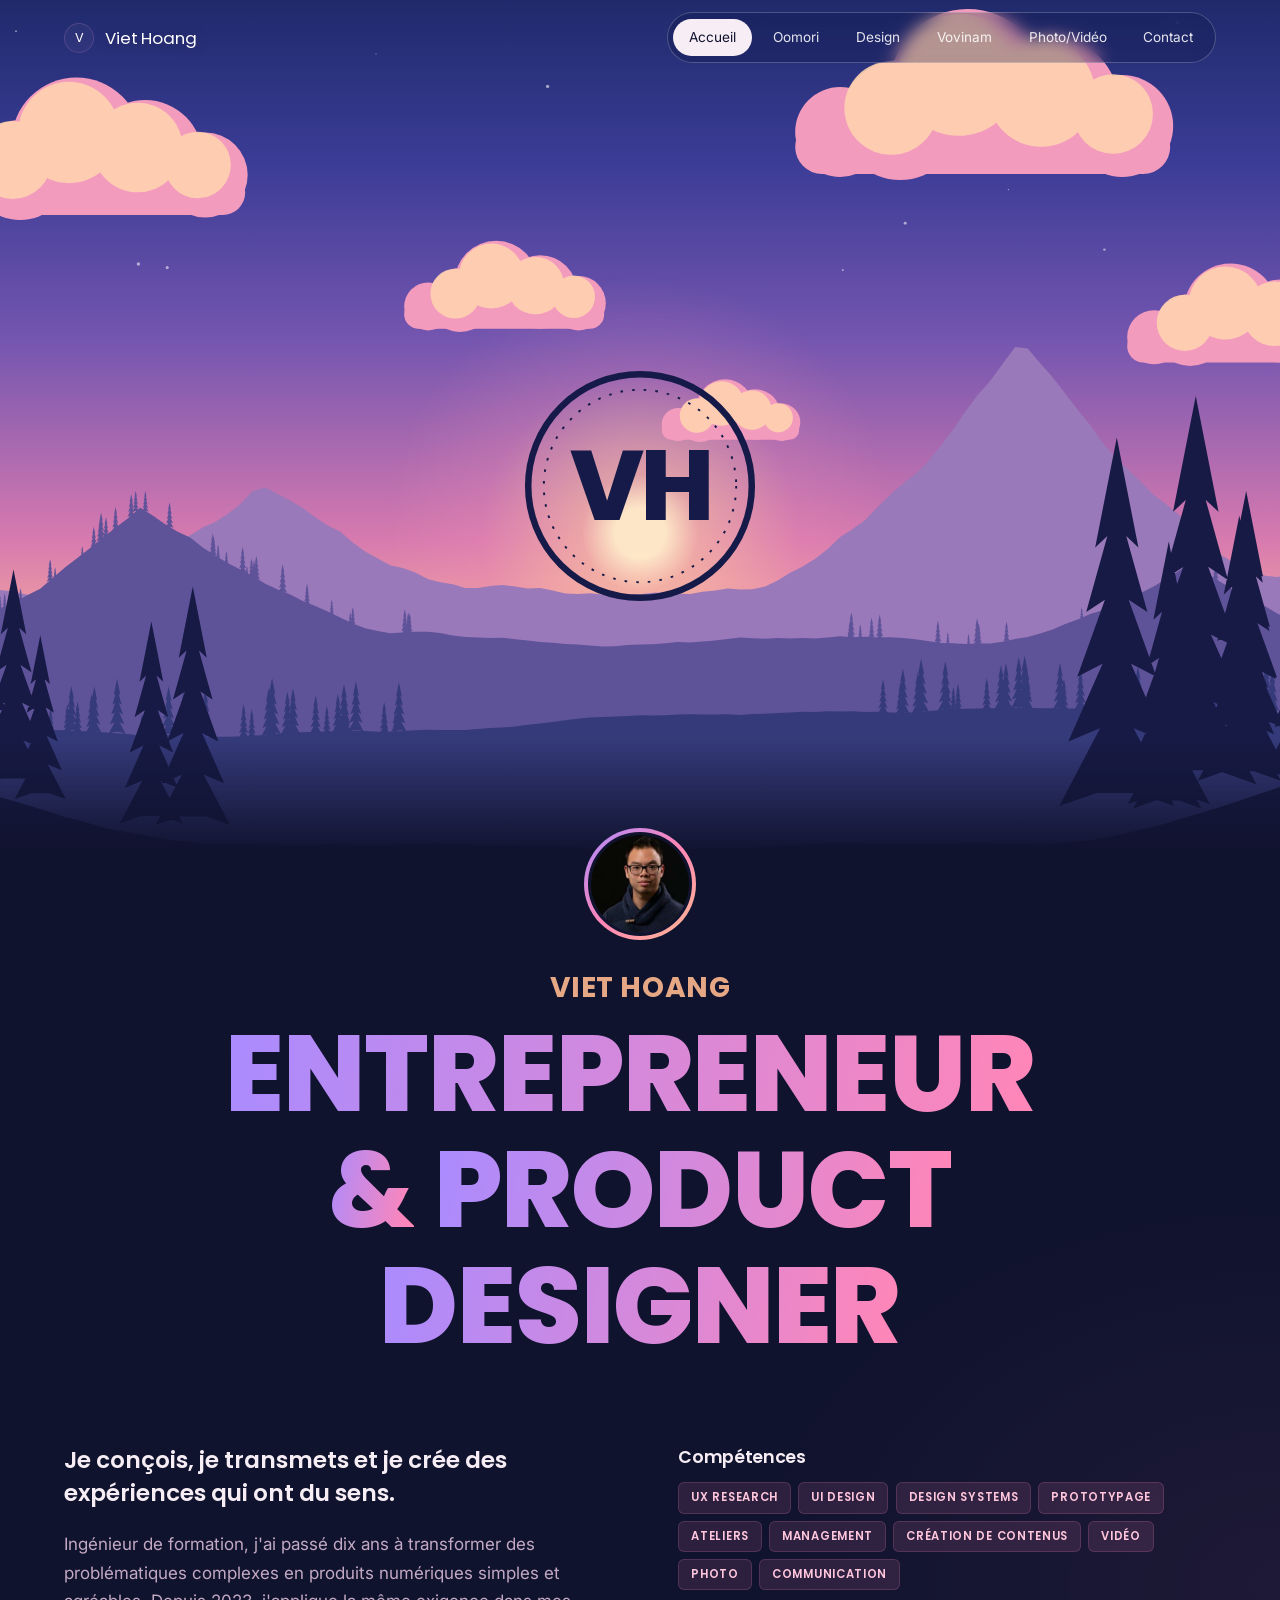
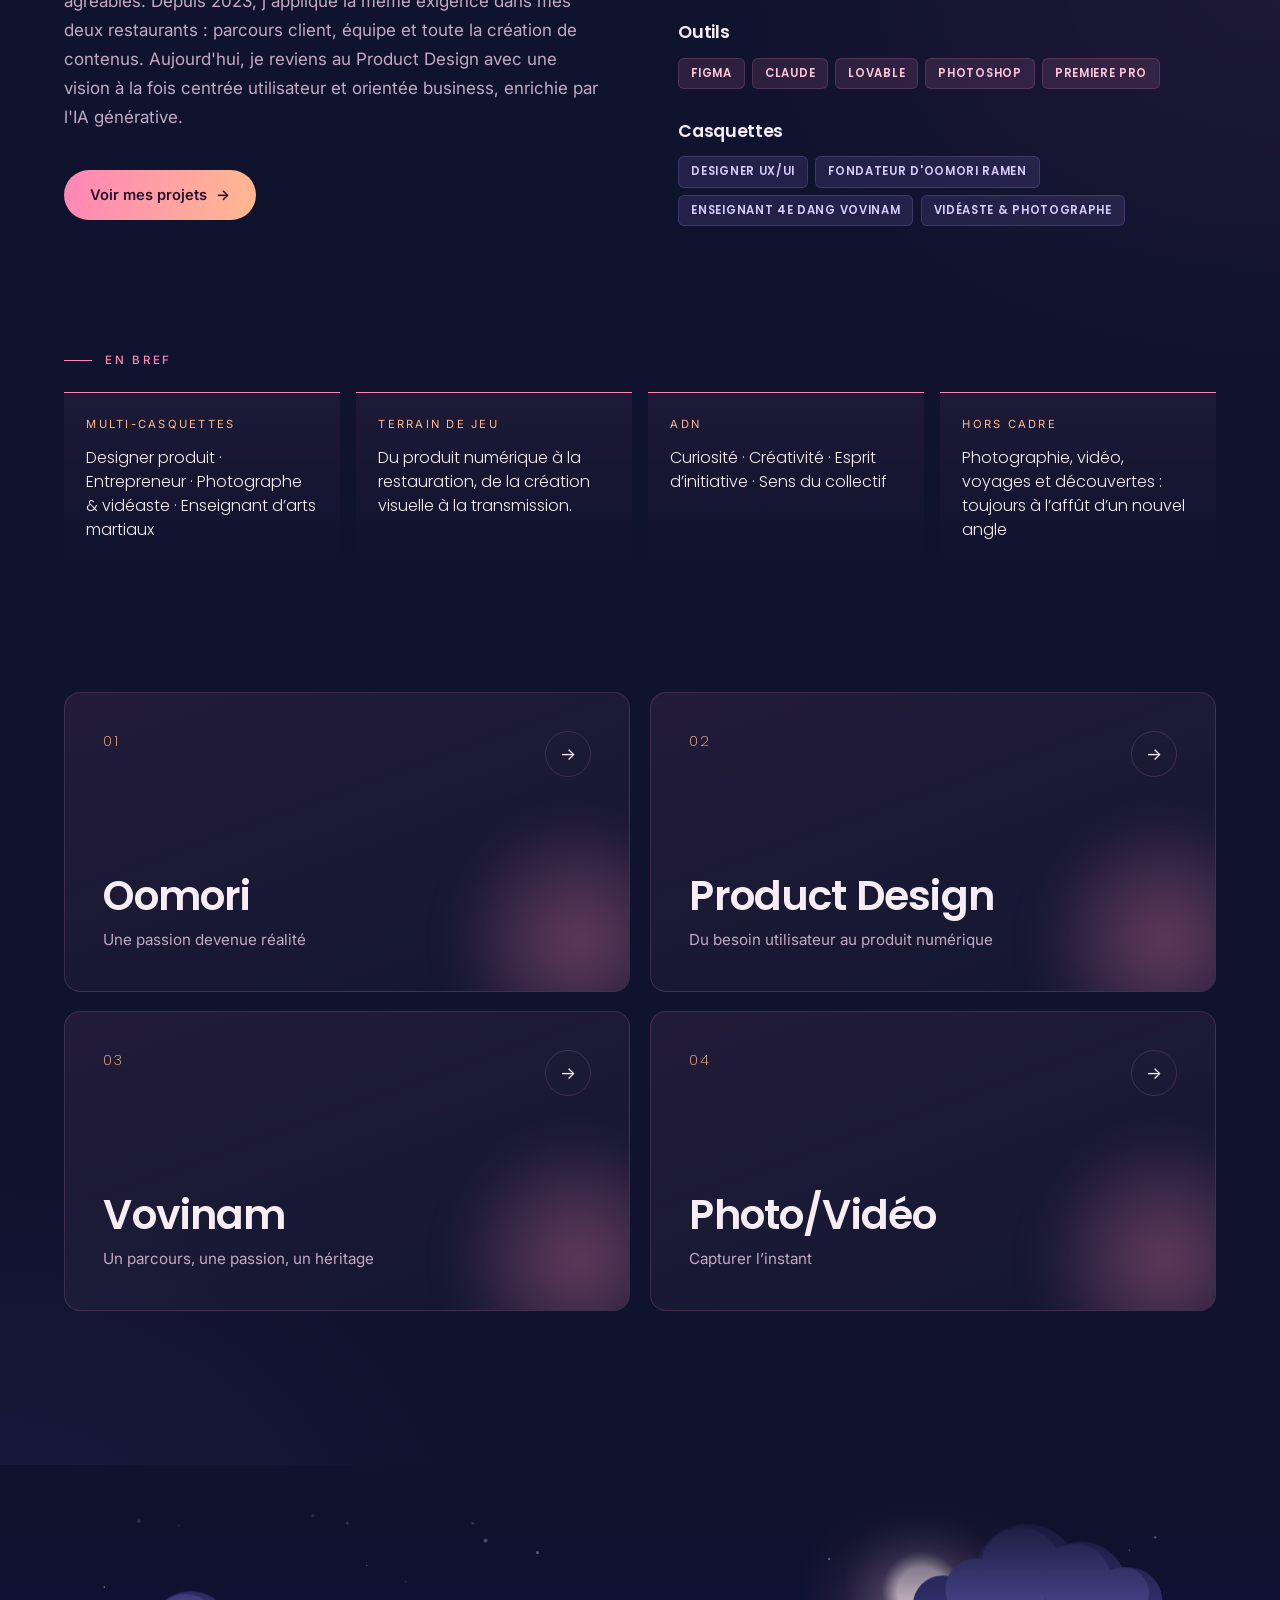
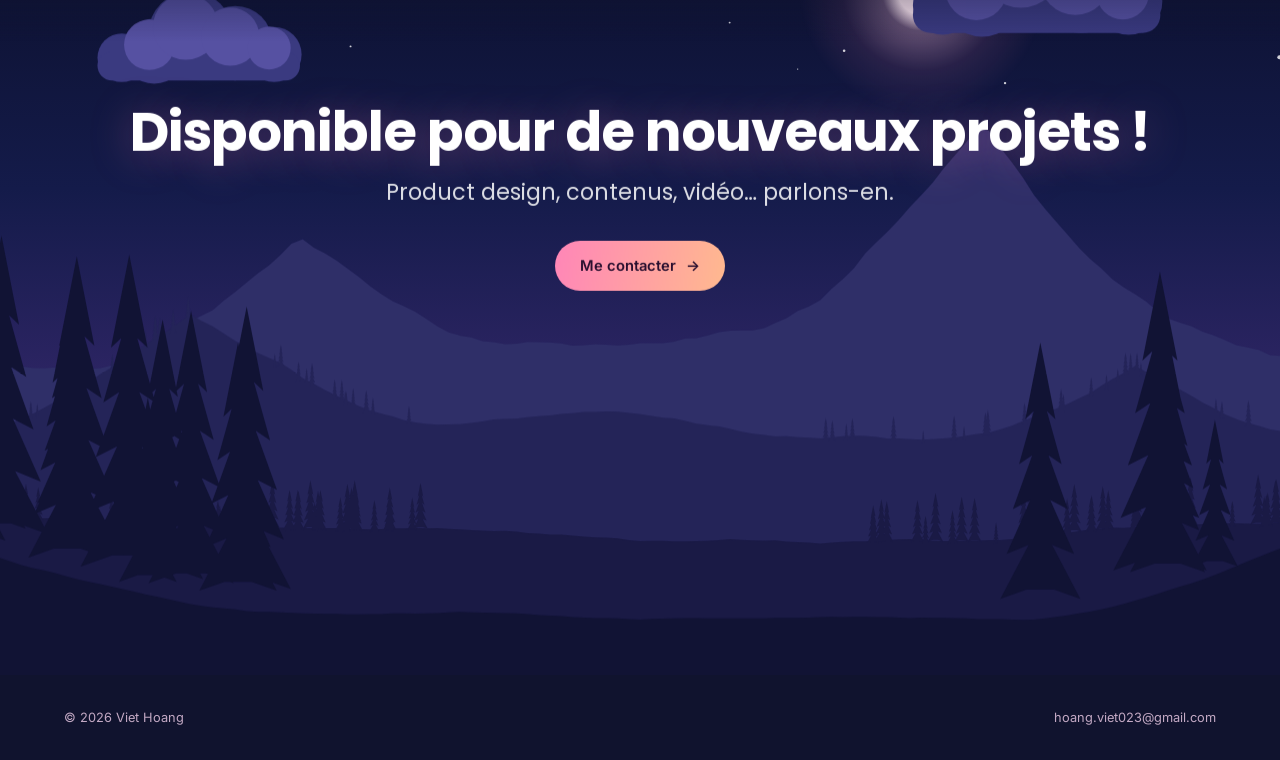
<file: index.html>
<!doctype html>
<html lang="fr">
<head>
  <meta charset="utf-8">
  <meta name="viewport" content="width=device-width, initial-scale=1">
  <title>Viet Hoang — Portfolio</title>
  <meta name="description" content="Senior Product Designer UX/UI, fondateur d'Oomori Ramen, enseignant 4e dang de Vovinam, photographe.">
  <meta name="theme-color" content="#10132e">
  <link rel="icon" href="data:image/svg+xml,%3Csvg xmlns='http://www.w3.org/2000/svg' viewBox='0 0 32 32'%3E%3Cdefs%3E%3ClinearGradient id='g' x1='0' x2='1'%3E%3Cstop offset='0' stop-color='%23a594ff'/%3E%3Cstop offset='1' stop-color='%236fc3ff'/%3E%3C/linearGradient%3E%3C/defs%3E%3Crect width='32' height='32' rx='16' fill='%230a0a1a'/%3E%3Ctext x='16' y='21.5' text-anchor='middle' font-family='Arial' font-size='15' fill='url(%23g)'%3EV%3C/text%3E%3C/svg%3E">
  <link rel="preconnect" href="https://fonts.googleapis.com">
  <link rel="preconnect" href="https://fonts.gstatic.com" crossorigin>
  <link href="https://fonts.googleapis.com/css2?family=Poppins:wght@400;500;600;700;800&family=Inter:wght@400;500&display=swap" rel="stylesheet">
  <link rel="stylesheet" href="style.css">
</head>
<body data-page="home" class="is-entering">
  <div id="app"></div>
  <script type="module" src="main.js"></script>
</body>
</html>
</file>
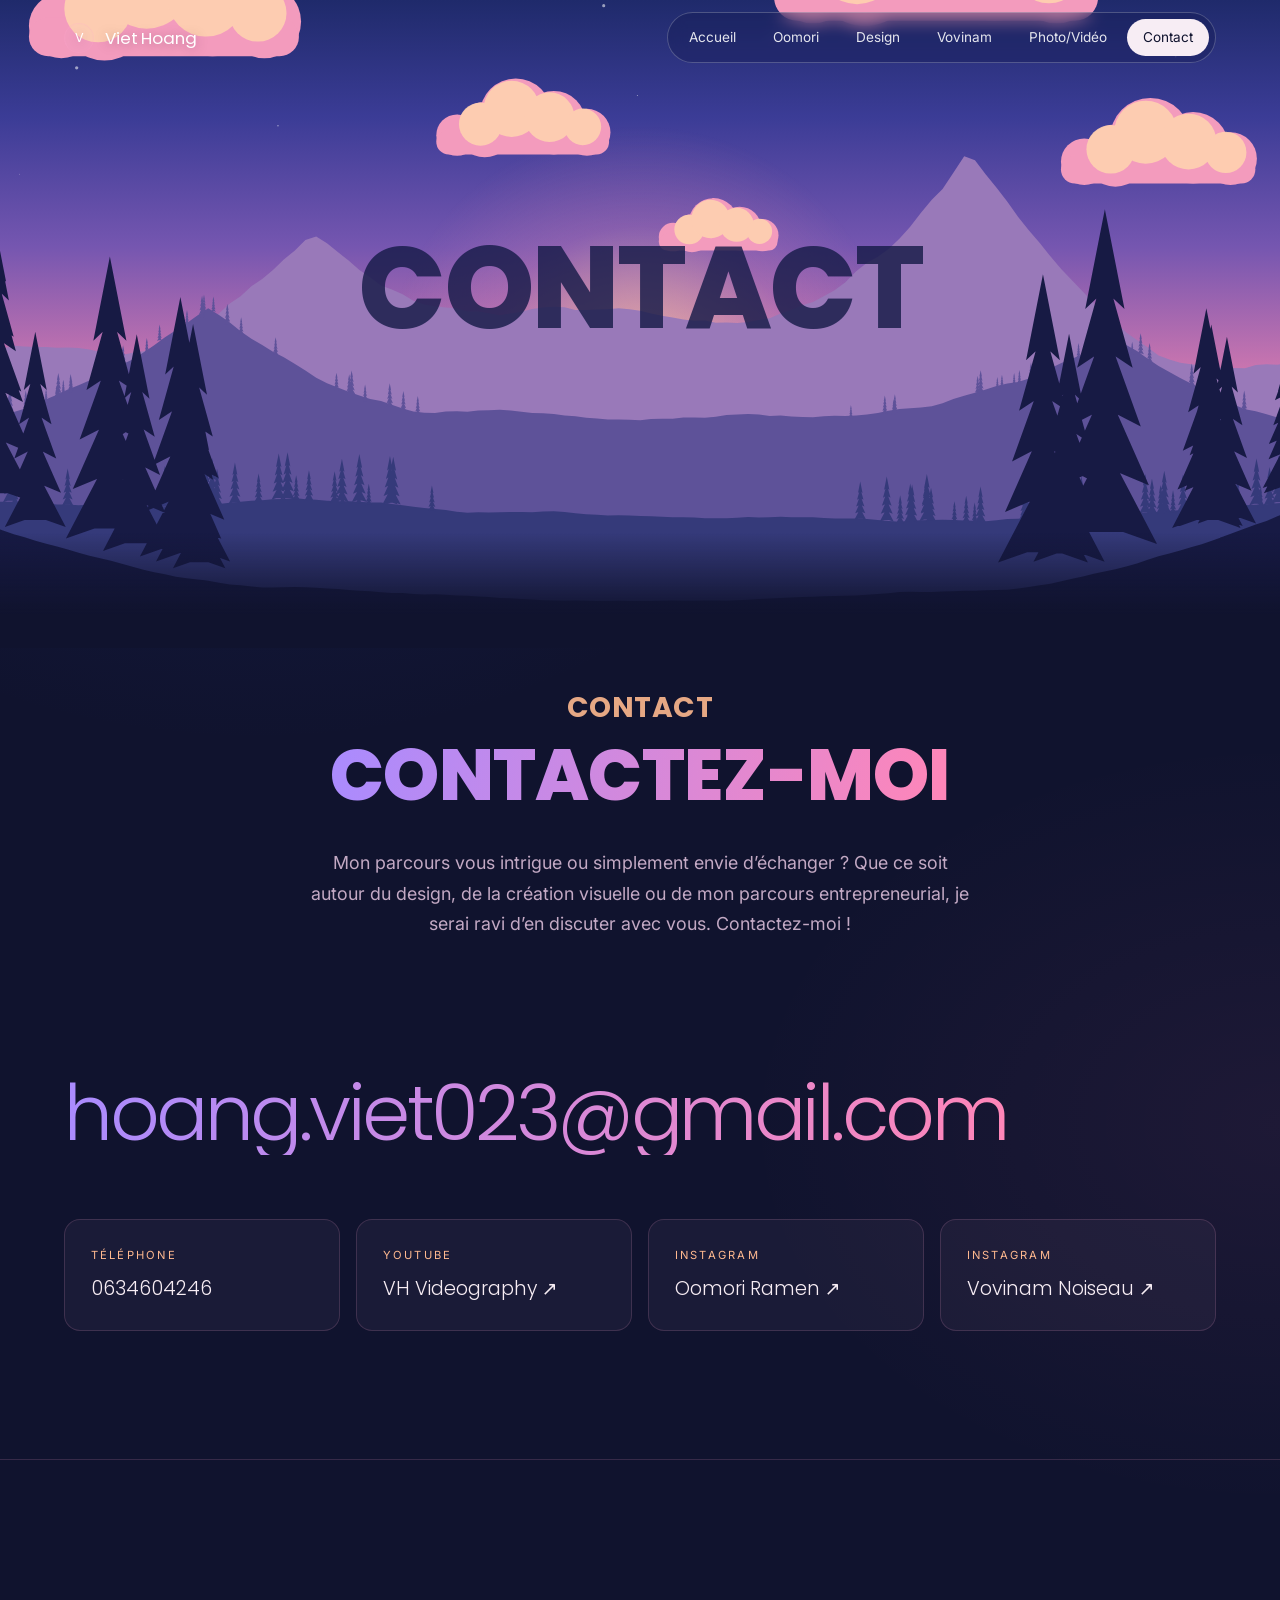
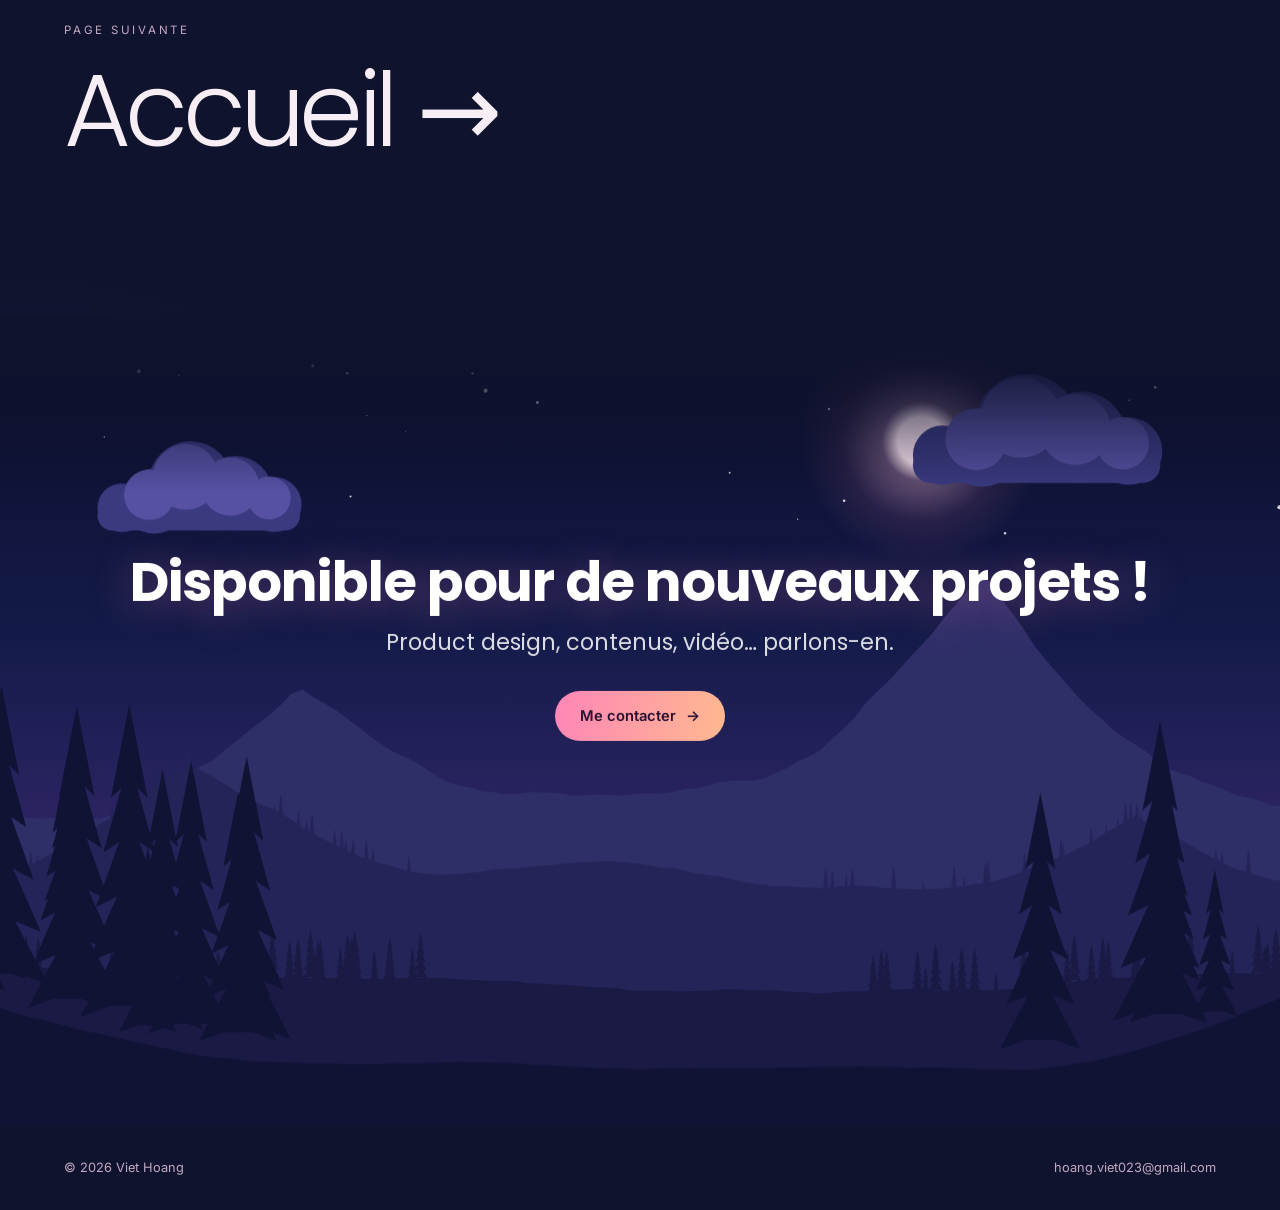
<file: contact.html>
<!doctype html>
<html lang="fr">
<head>
  <meta charset="utf-8">
  <meta name="viewport" content="width=device-width, initial-scale=1">
  <title>Contact — Viet Hoang</title>
  <meta name="description" content="Senior Product Designer UX/UI, fondateur d'Oomori Ramen, enseignant 4e dang de Vovinam, photographe.">
  <meta name="theme-color" content="#10132e">
  <link rel="icon" href="data:image/svg+xml,%3Csvg xmlns='http://www.w3.org/2000/svg' viewBox='0 0 32 32'%3E%3Cdefs%3E%3ClinearGradient id='g' x1='0' x2='1'%3E%3Cstop offset='0' stop-color='%23a594ff'/%3E%3Cstop offset='1' stop-color='%236fc3ff'/%3E%3C/linearGradient%3E%3C/defs%3E%3Crect width='32' height='32' rx='16' fill='%230a0a1a'/%3E%3Ctext x='16' y='21.5' text-anchor='middle' font-family='Arial' font-size='15' fill='url(%23g)'%3EV%3C/text%3E%3C/svg%3E">
  <link rel="preconnect" href="https://fonts.googleapis.com">
  <link rel="preconnect" href="https://fonts.gstatic.com" crossorigin>
  <link href="https://fonts.googleapis.com/css2?family=Poppins:wght@400;500;600;700;800&family=Inter:wght@400;500&display=swap" rel="stylesheet">
  <link rel="stylesheet" href="style.css">
</head>
<body data-page="contact" class="is-entering">
  <div id="app"></div>
  <script type="module" src="main.js"></script>
</body>
</html>
</file>
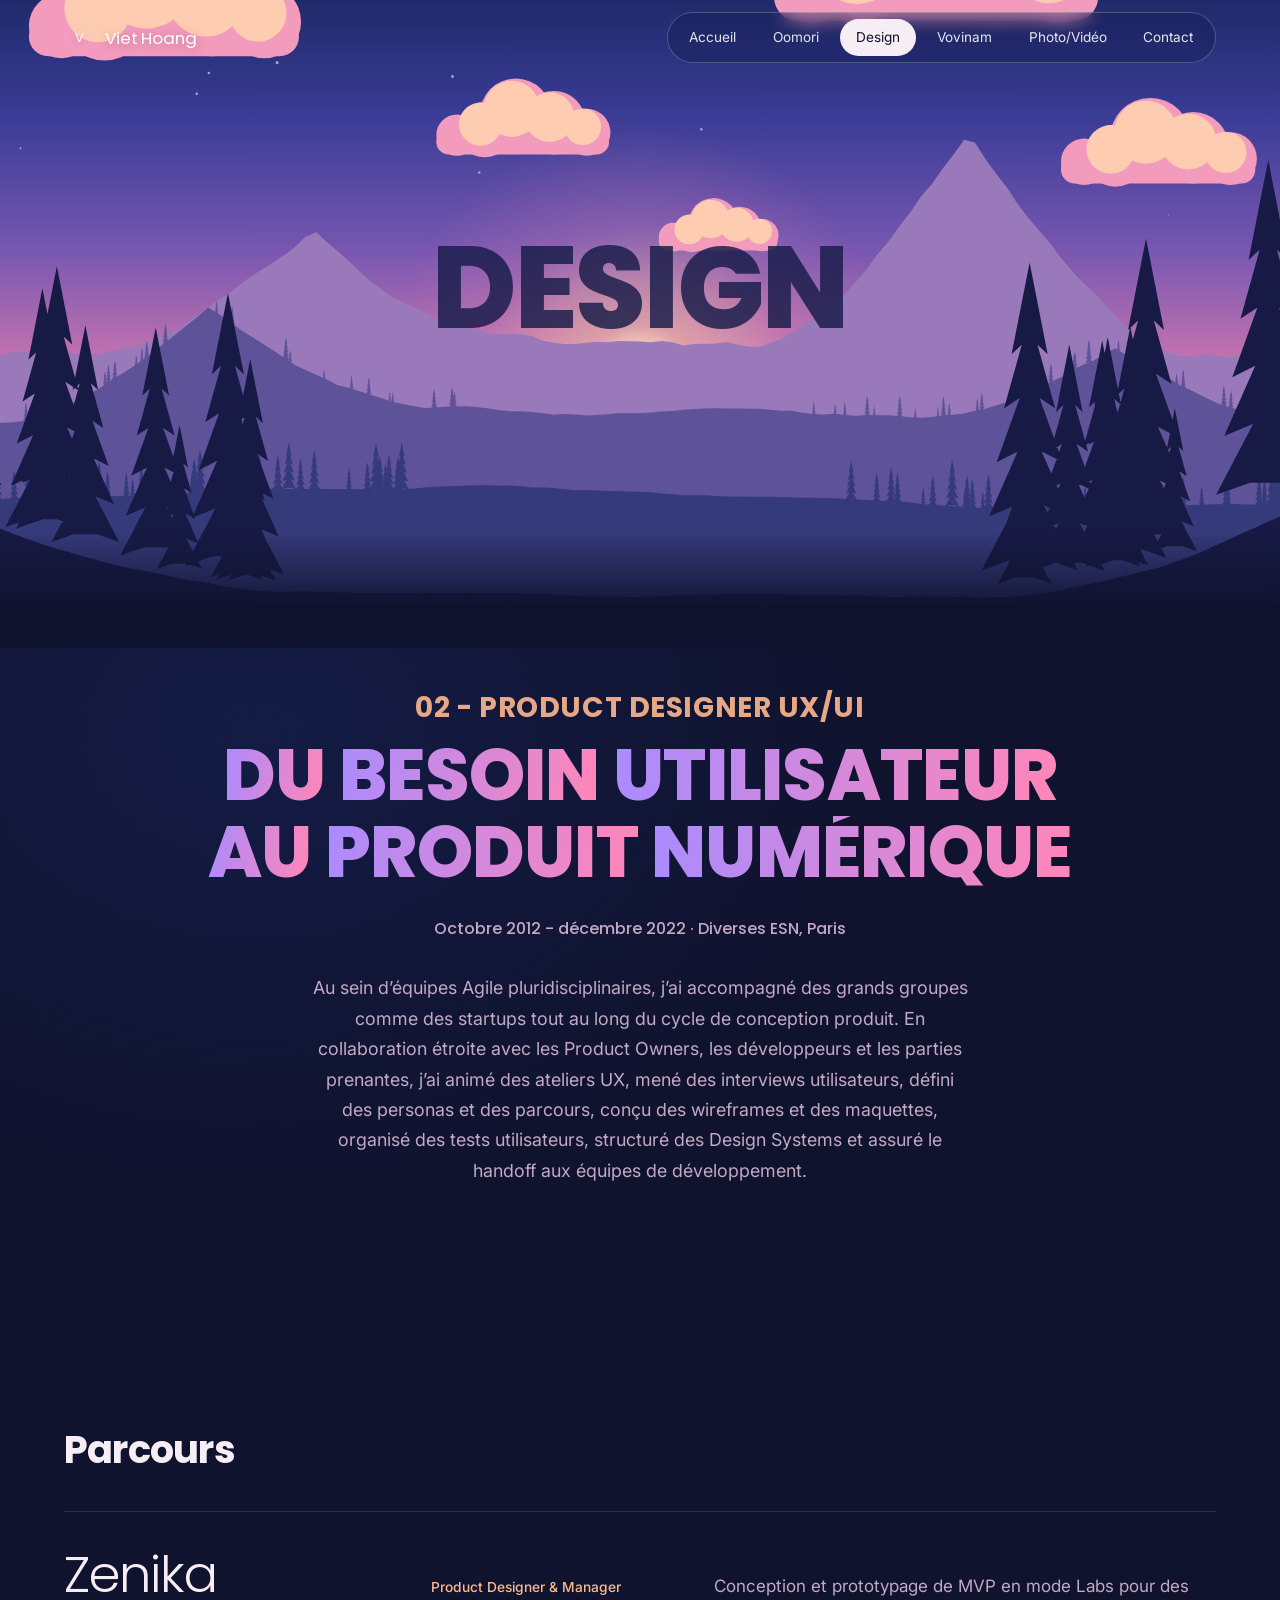
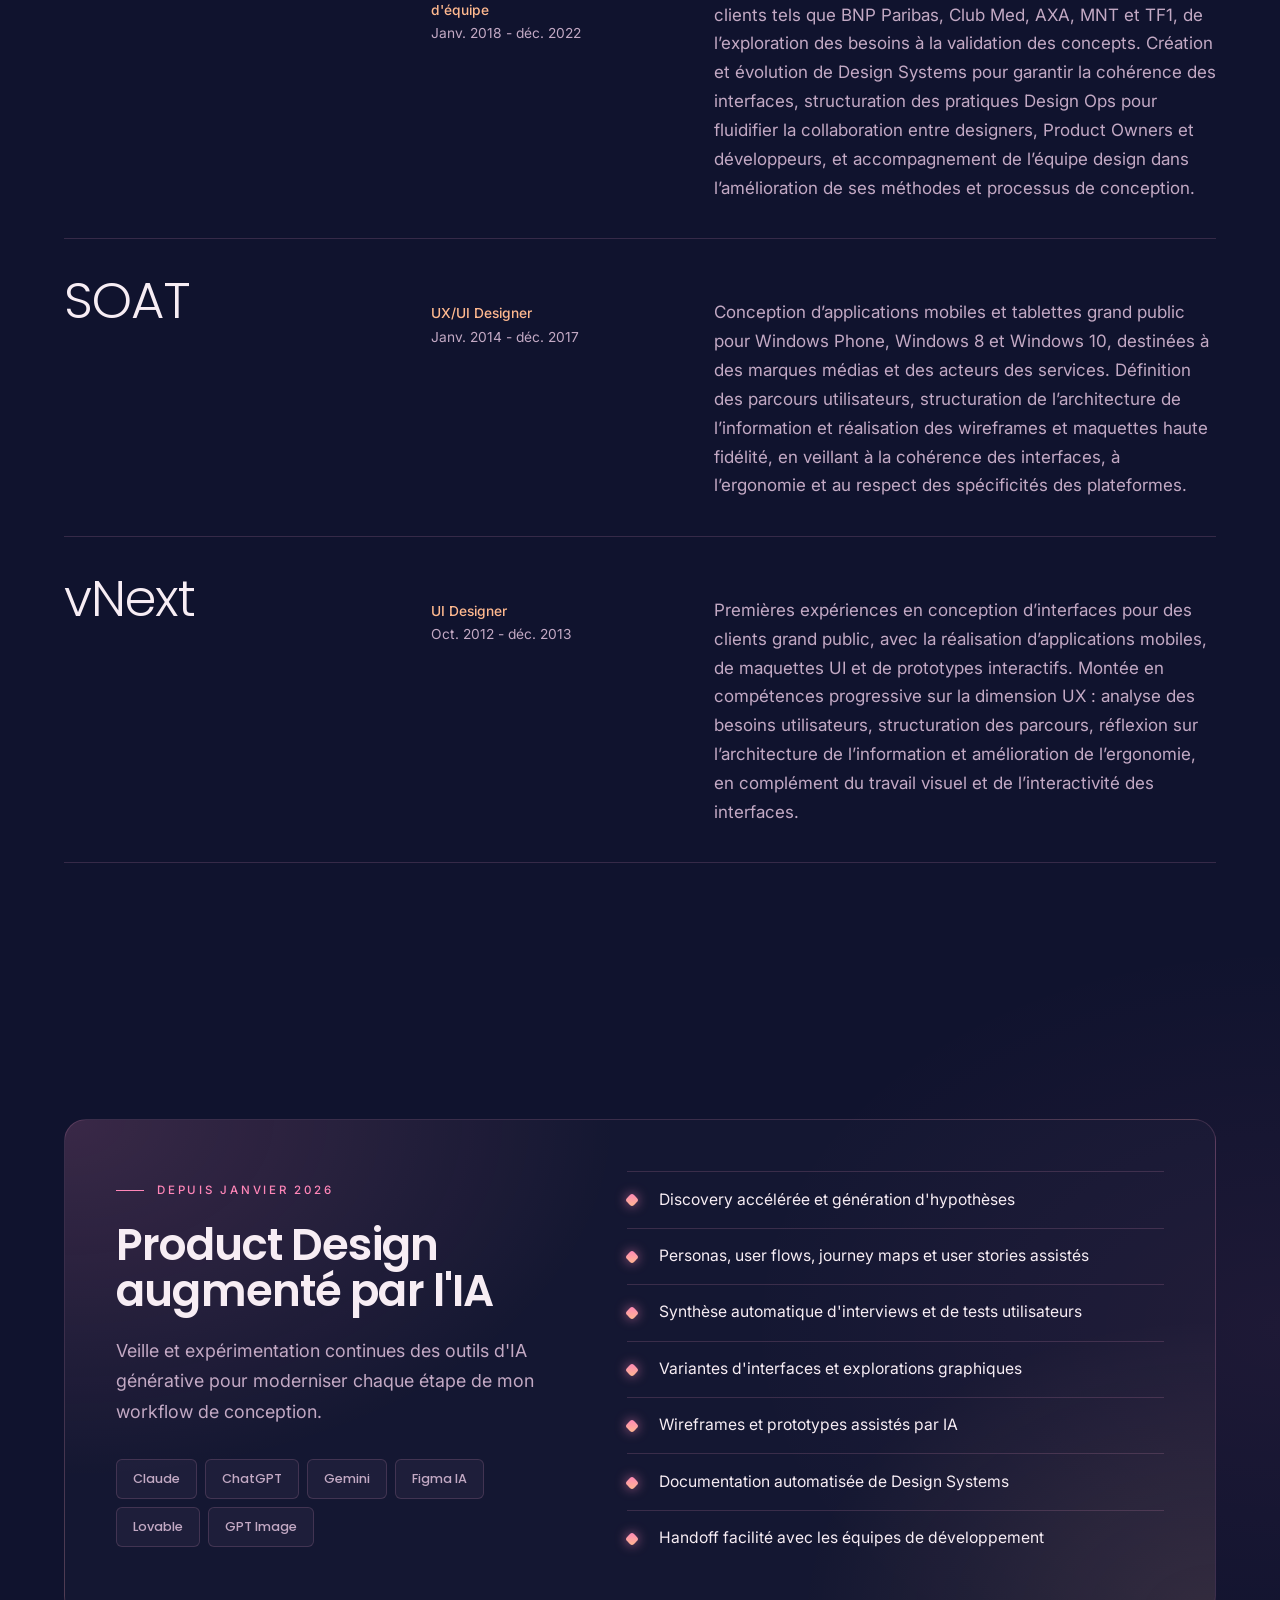
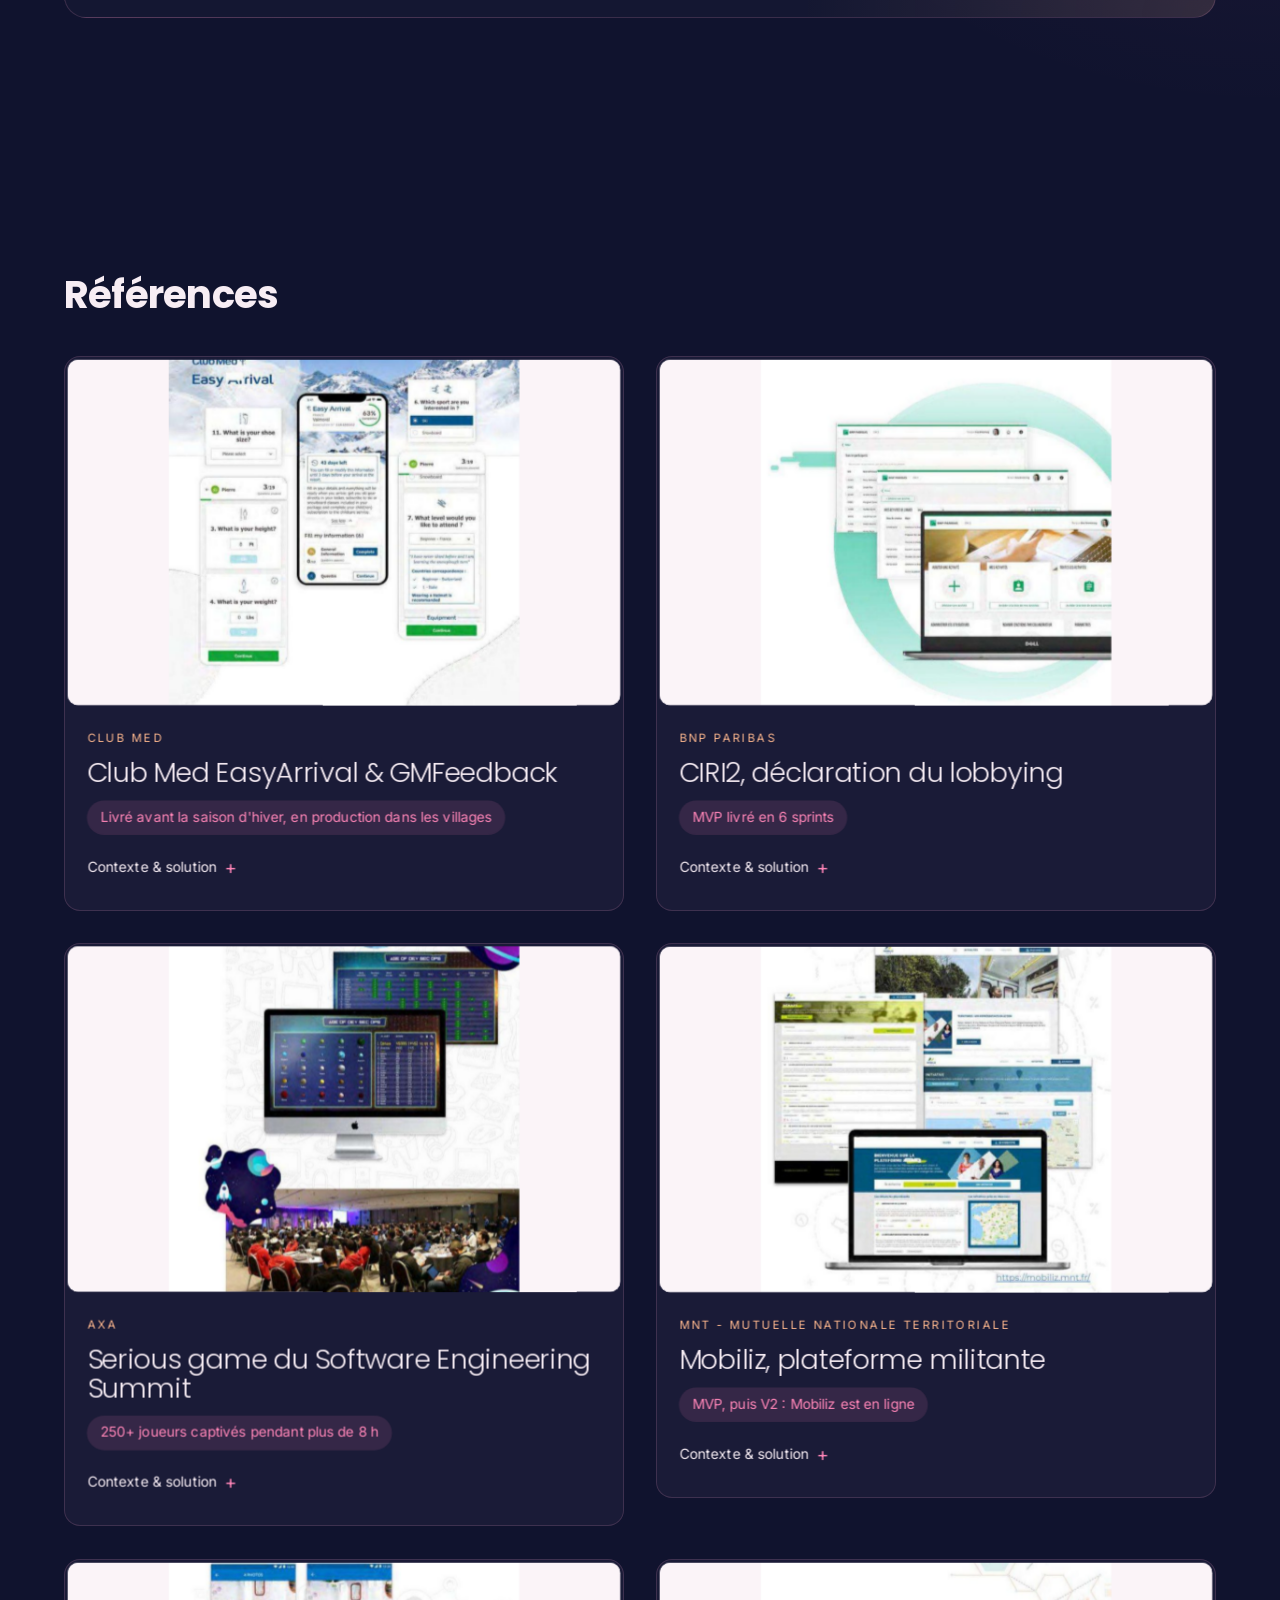
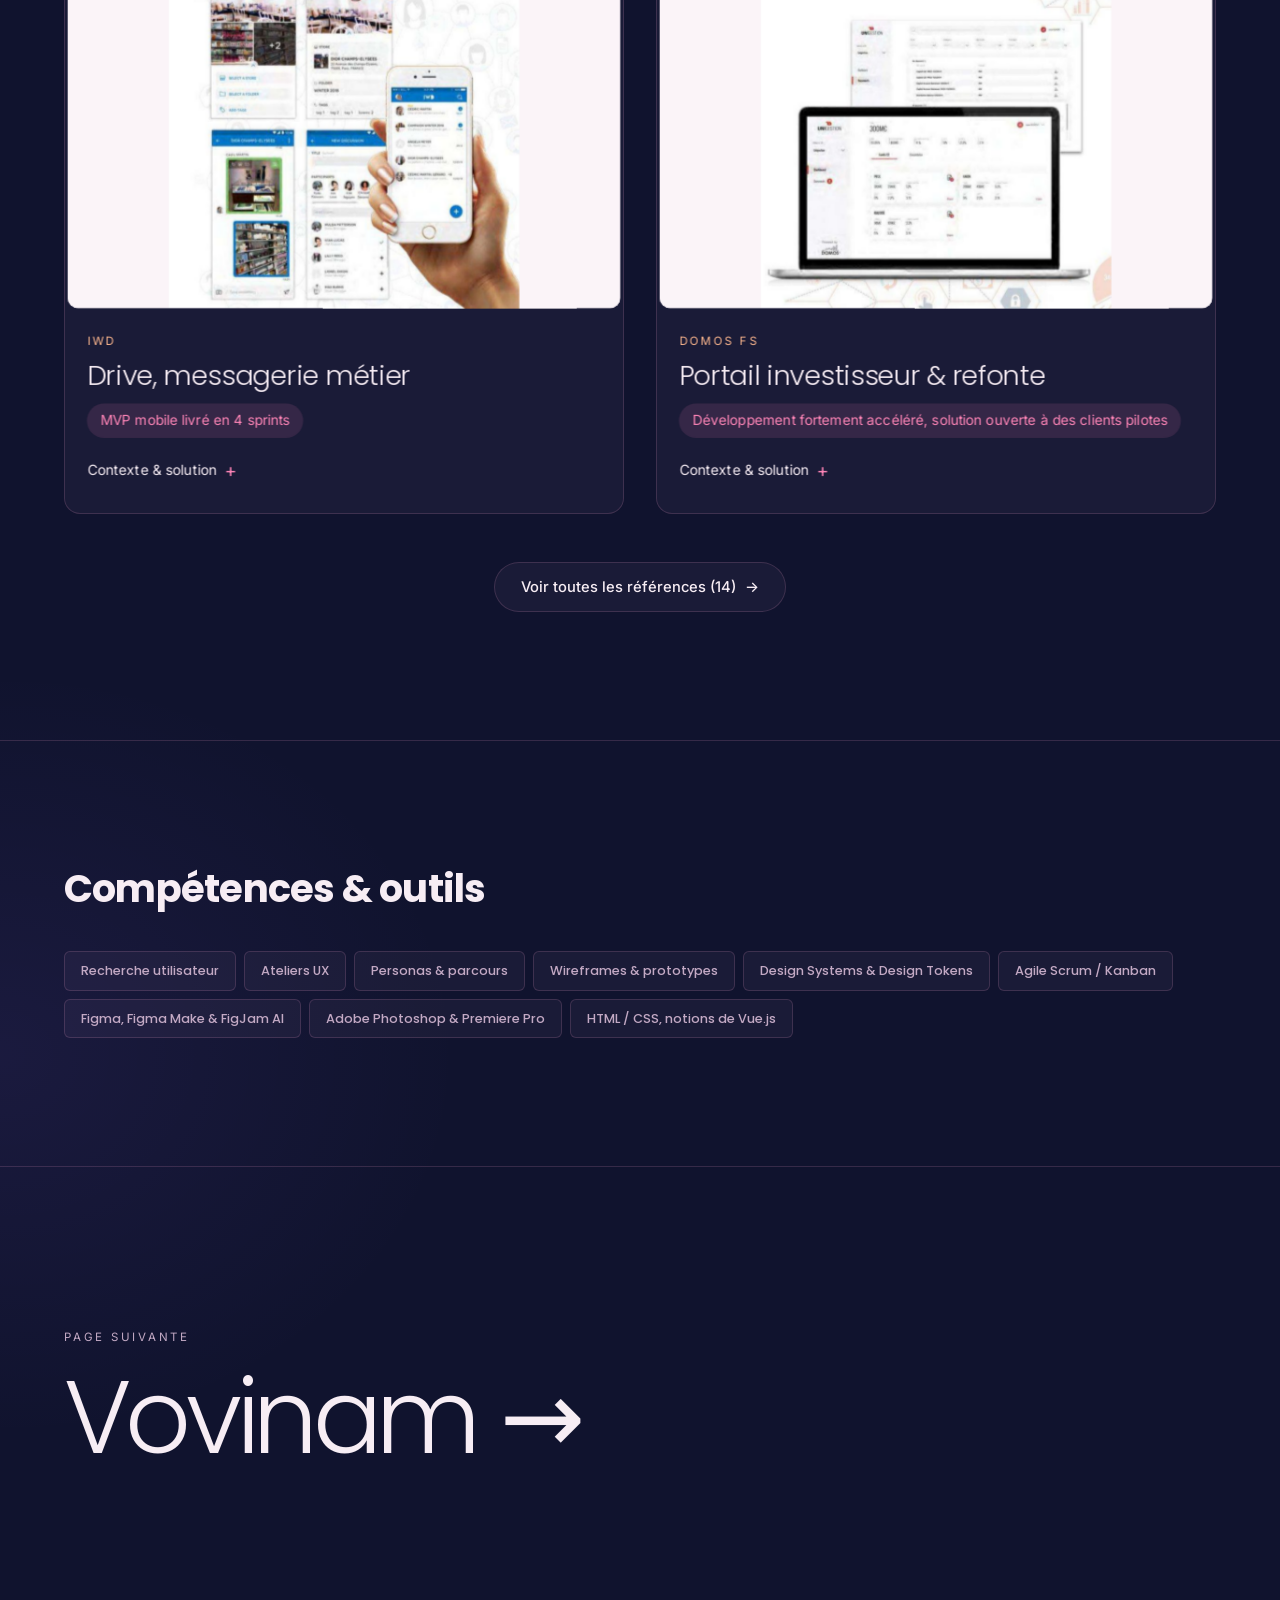
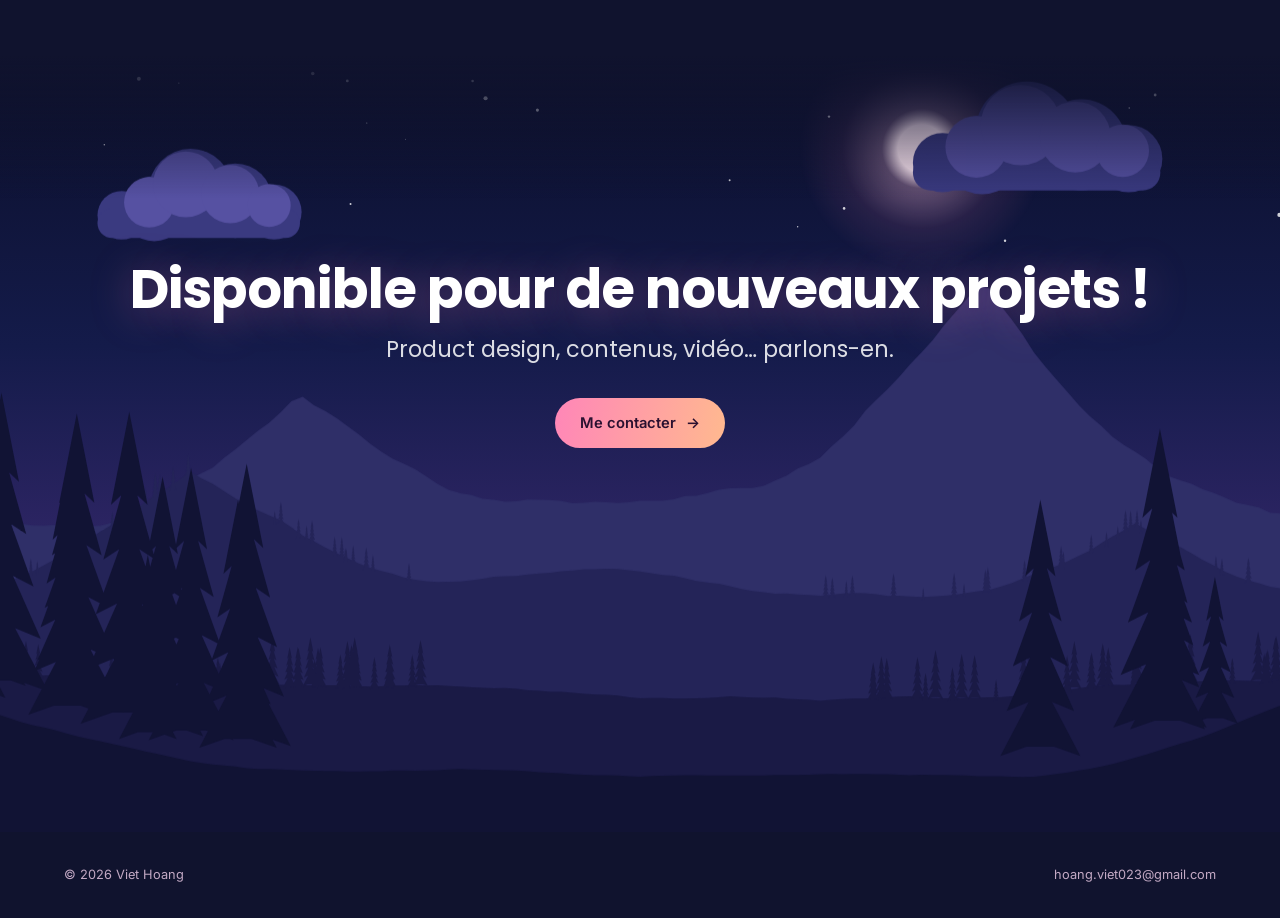
<file: design.html>
<!doctype html>
<html lang="fr">
<head>
  <meta charset="utf-8">
  <meta name="viewport" content="width=device-width, initial-scale=1">
  <title>Product Design — Viet Hoang</title>
  <meta name="description" content="Senior Product Designer UX/UI, fondateur d'Oomori Ramen, enseignant 4e dang de Vovinam, photographe.">
  <meta name="theme-color" content="#10132e">
  <link rel="icon" href="data:image/svg+xml,%3Csvg xmlns='http://www.w3.org/2000/svg' viewBox='0 0 32 32'%3E%3Cdefs%3E%3ClinearGradient id='g' x1='0' x2='1'%3E%3Cstop offset='0' stop-color='%23a594ff'/%3E%3Cstop offset='1' stop-color='%236fc3ff'/%3E%3C/linearGradient%3E%3C/defs%3E%3Crect width='32' height='32' rx='16' fill='%230a0a1a'/%3E%3Ctext x='16' y='21.5' text-anchor='middle' font-family='Arial' font-size='15' fill='url(%23g)'%3EV%3C/text%3E%3C/svg%3E">
  <link rel="preconnect" href="https://fonts.googleapis.com">
  <link rel="preconnect" href="https://fonts.gstatic.com" crossorigin>
  <link href="https://fonts.googleapis.com/css2?family=Poppins:wght@400;500;600;700;800&family=Inter:wght@400;500&display=swap" rel="stylesheet">
  <link rel="stylesheet" href="style.css">
</head>
<body data-page="design" class="is-entering">
  <div id="app"></div>
  <script type="module" src="main.js"></script>
</body>
</html>
</file>
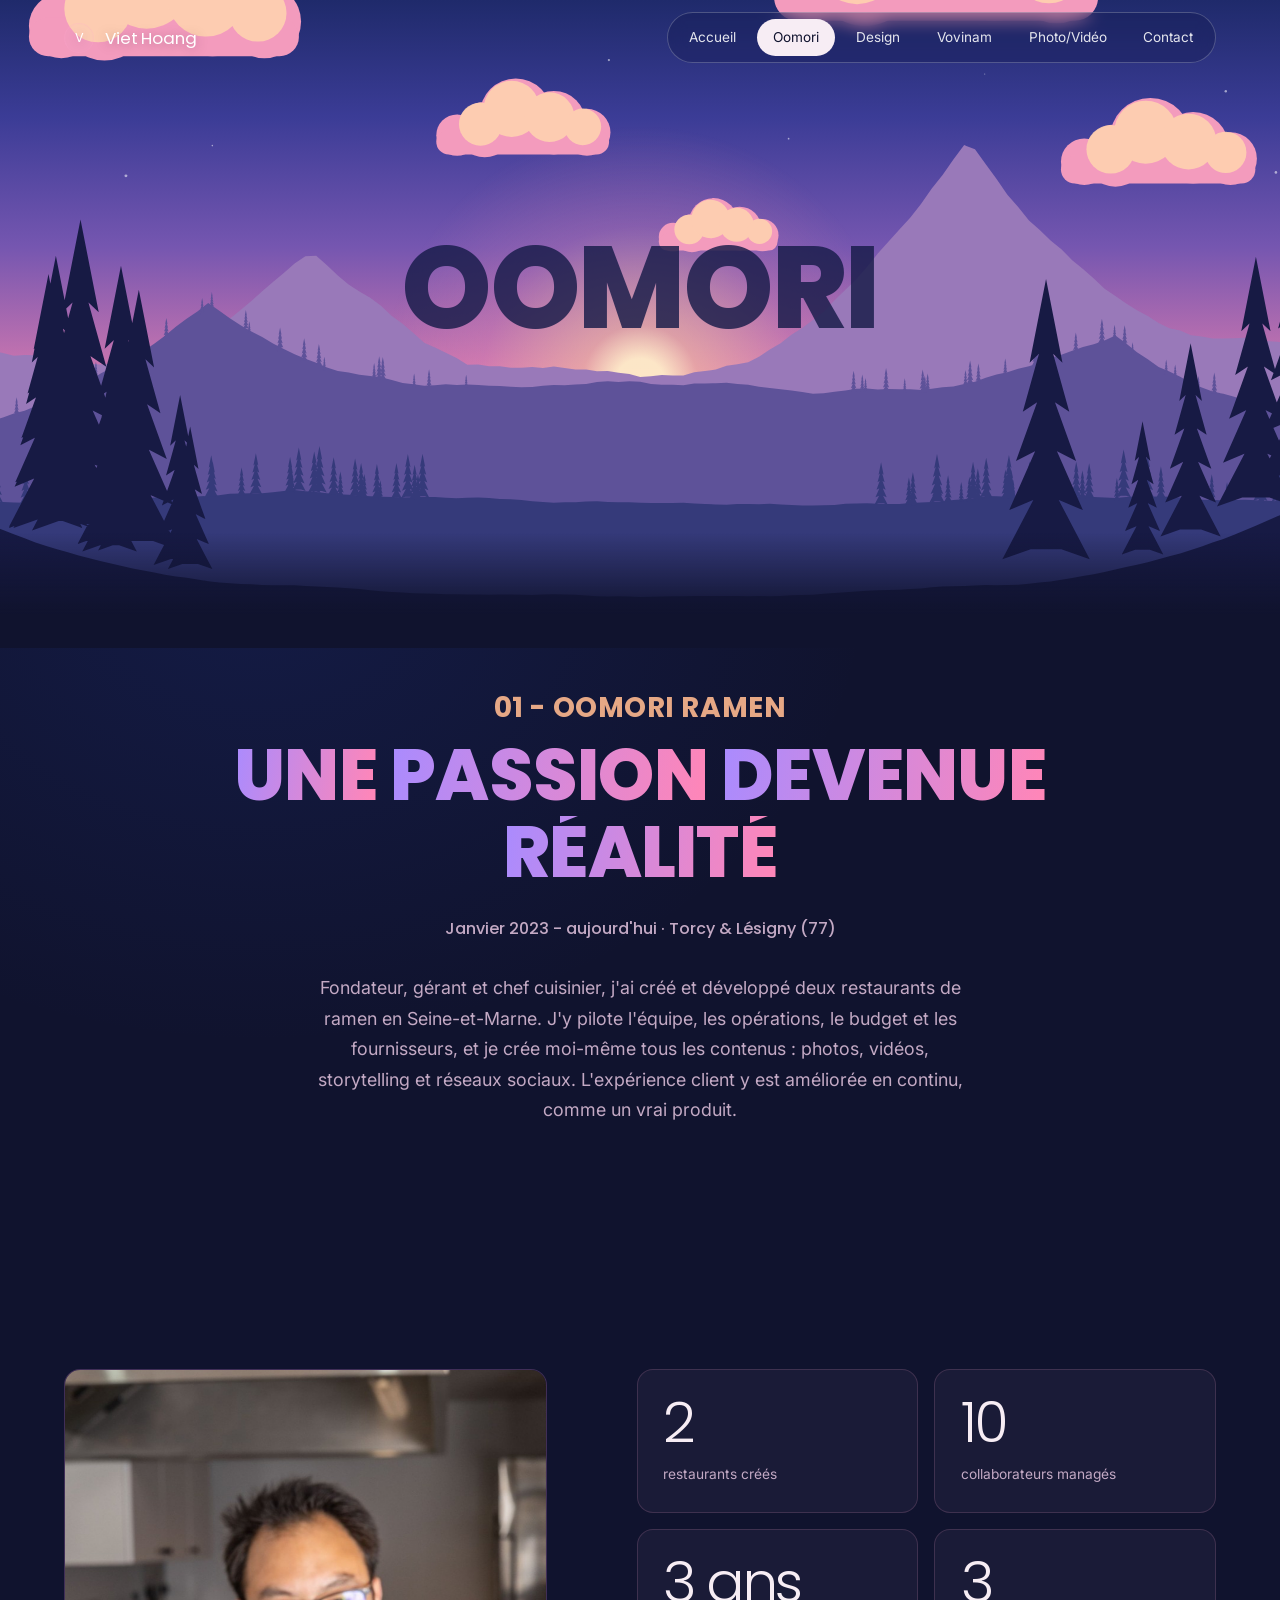
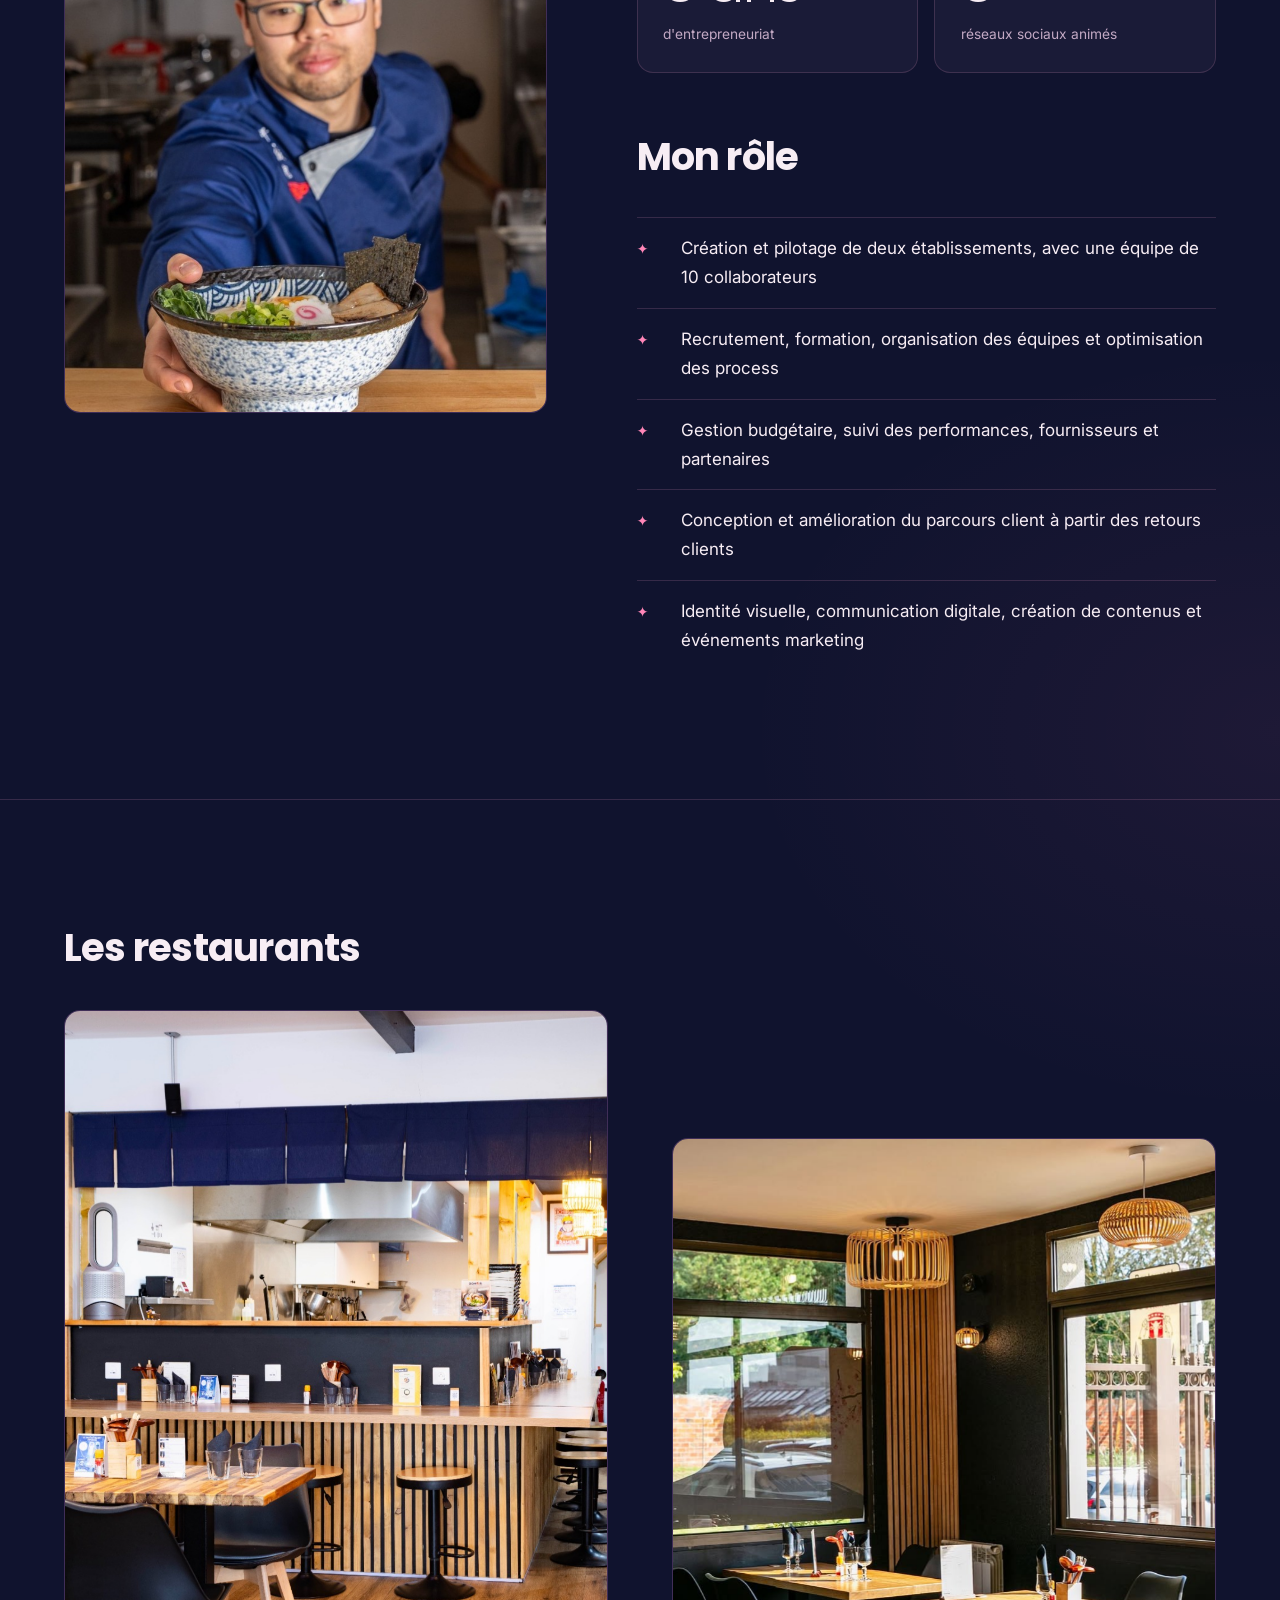
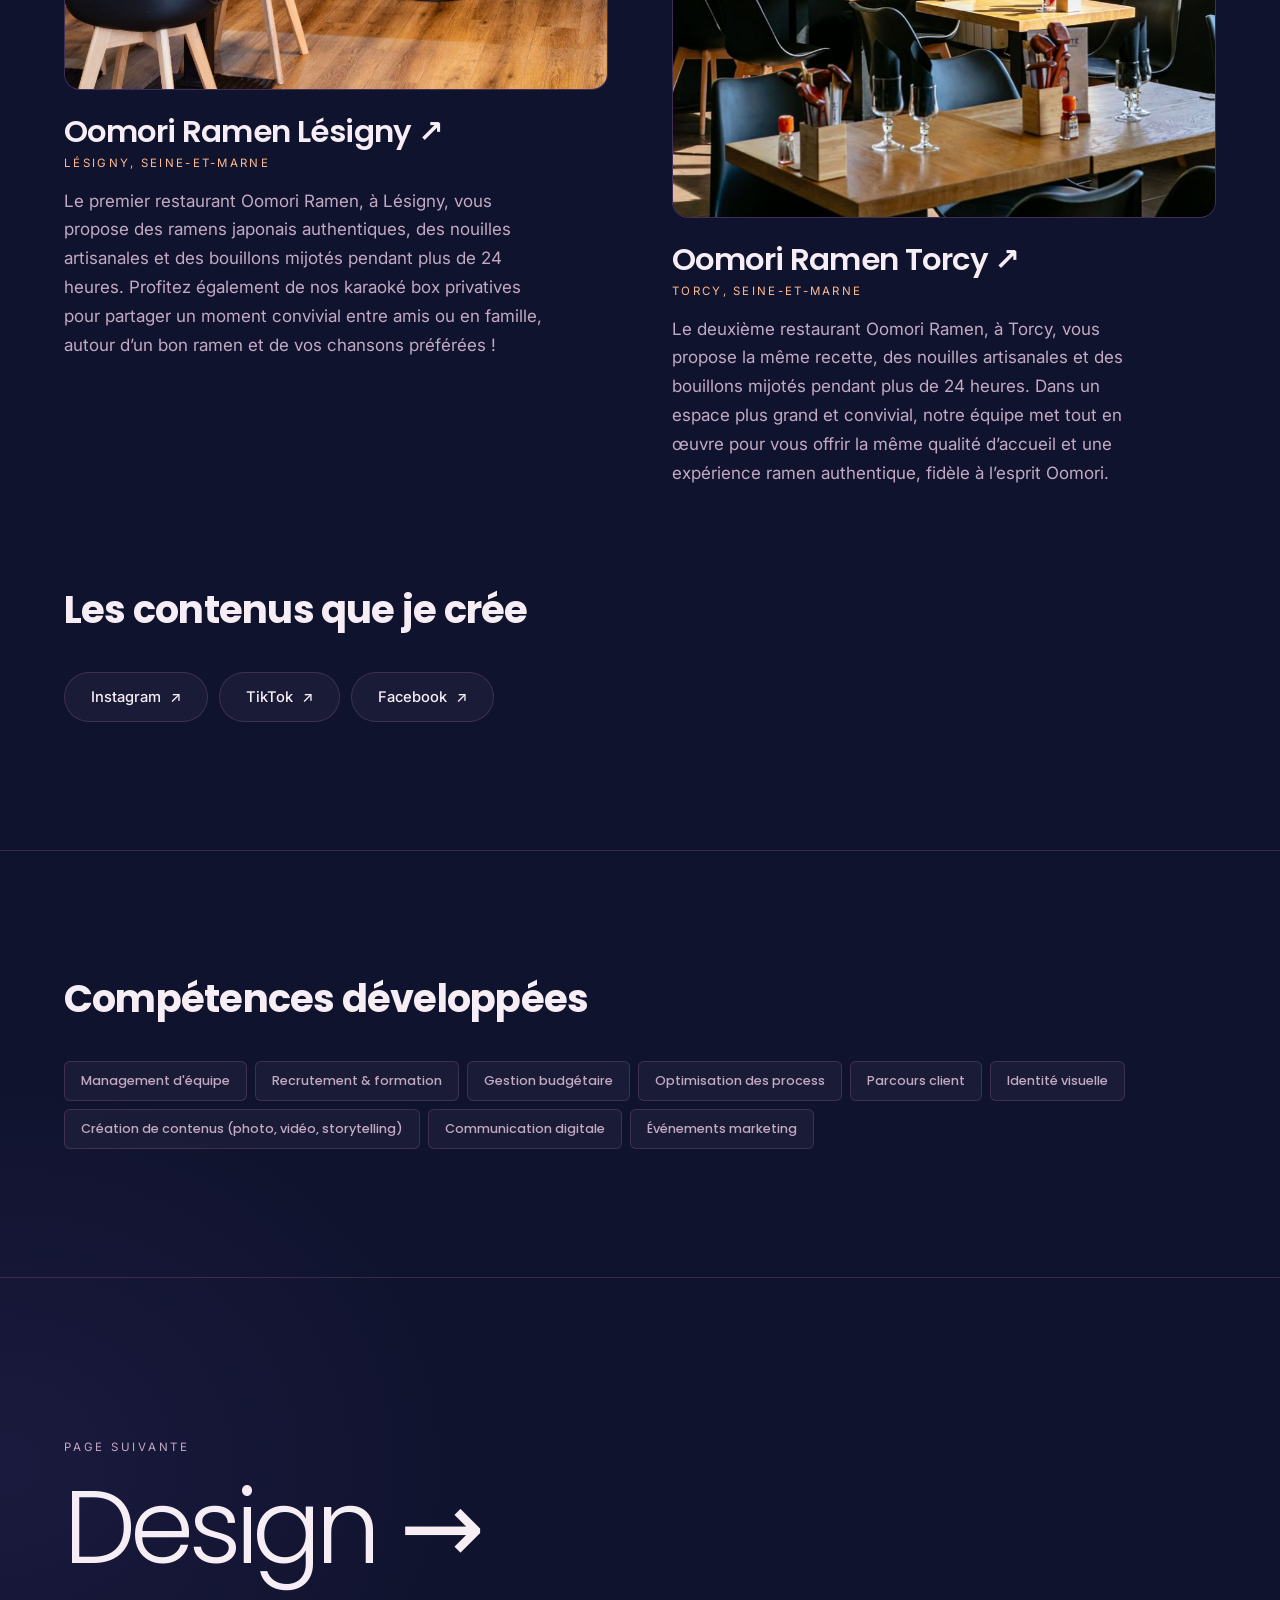
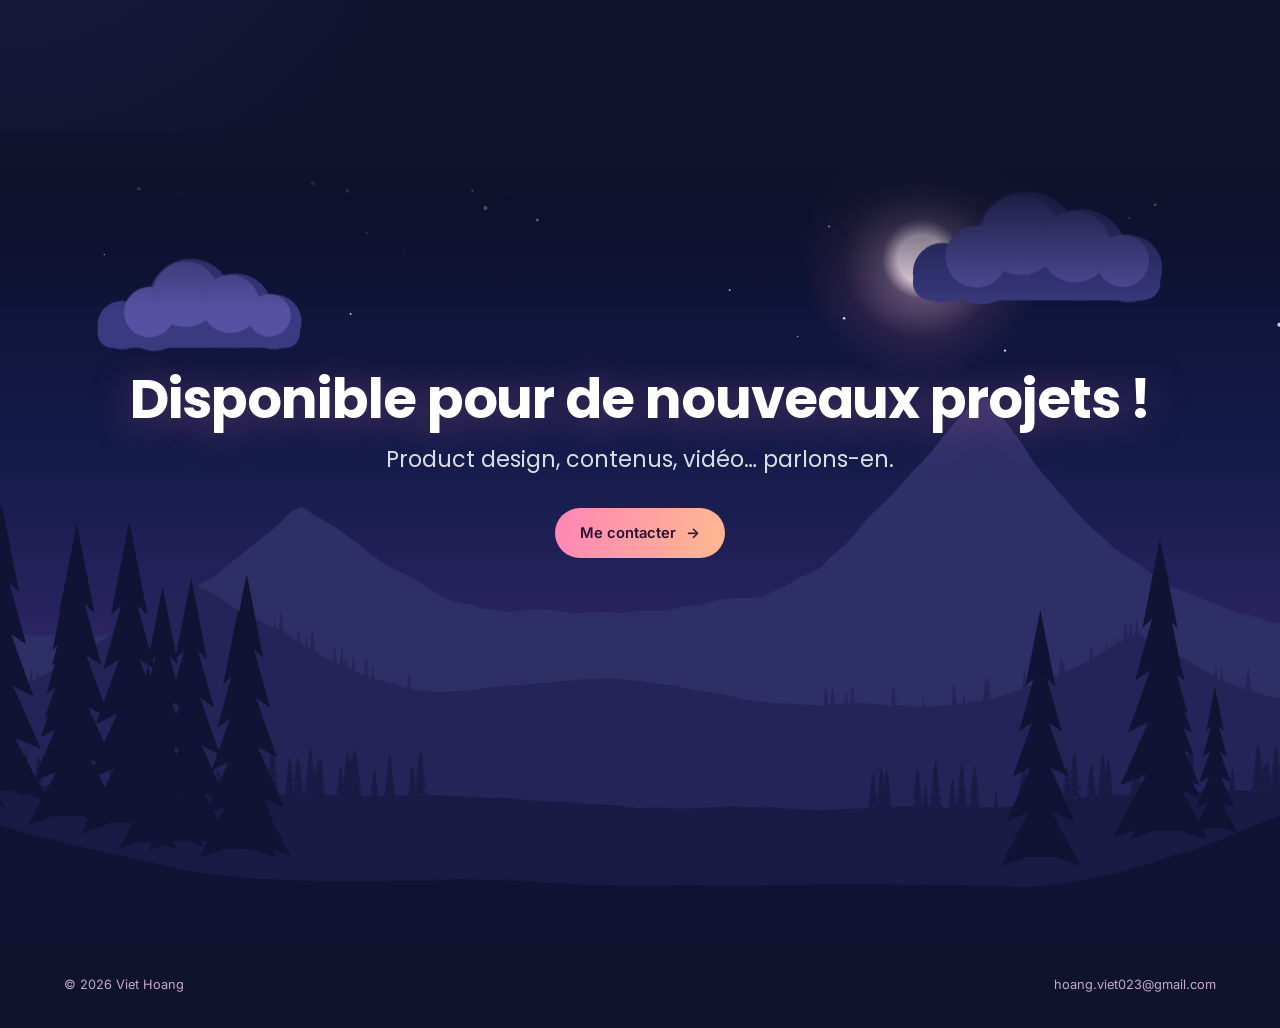
<file: entrepreneur.html>
<!doctype html>
<html lang="fr">
<head>
  <meta charset="utf-8">
  <meta name="viewport" content="width=device-width, initial-scale=1">
  <title>Entrepreneur — Viet Hoang</title>
  <meta name="description" content="Senior Product Designer UX/UI, fondateur d'Oomori Ramen, enseignant 4e dang de Vovinam, photographe.">
  <meta name="theme-color" content="#10132e">
  <link rel="icon" href="data:image/svg+xml,%3Csvg xmlns='http://www.w3.org/2000/svg' viewBox='0 0 32 32'%3E%3Cdefs%3E%3ClinearGradient id='g' x1='0' x2='1'%3E%3Cstop offset='0' stop-color='%23a594ff'/%3E%3Cstop offset='1' stop-color='%236fc3ff'/%3E%3C/linearGradient%3E%3C/defs%3E%3Crect width='32' height='32' rx='16' fill='%230a0a1a'/%3E%3Ctext x='16' y='21.5' text-anchor='middle' font-family='Arial' font-size='15' fill='url(%23g)'%3EV%3C/text%3E%3C/svg%3E">
  <link rel="preconnect" href="https://fonts.googleapis.com">
  <link rel="preconnect" href="https://fonts.gstatic.com" crossorigin>
  <link href="https://fonts.googleapis.com/css2?family=Poppins:wght@400;500;600;700;800&family=Inter:wght@400;500&display=swap" rel="stylesheet">
  <link rel="stylesheet" href="style.css">
</head>
<body data-page="entrepreneur" class="is-entering">
  <div id="app"></div>
  <script type="module" src="main.js"></script>
</body>
</html>
</file>
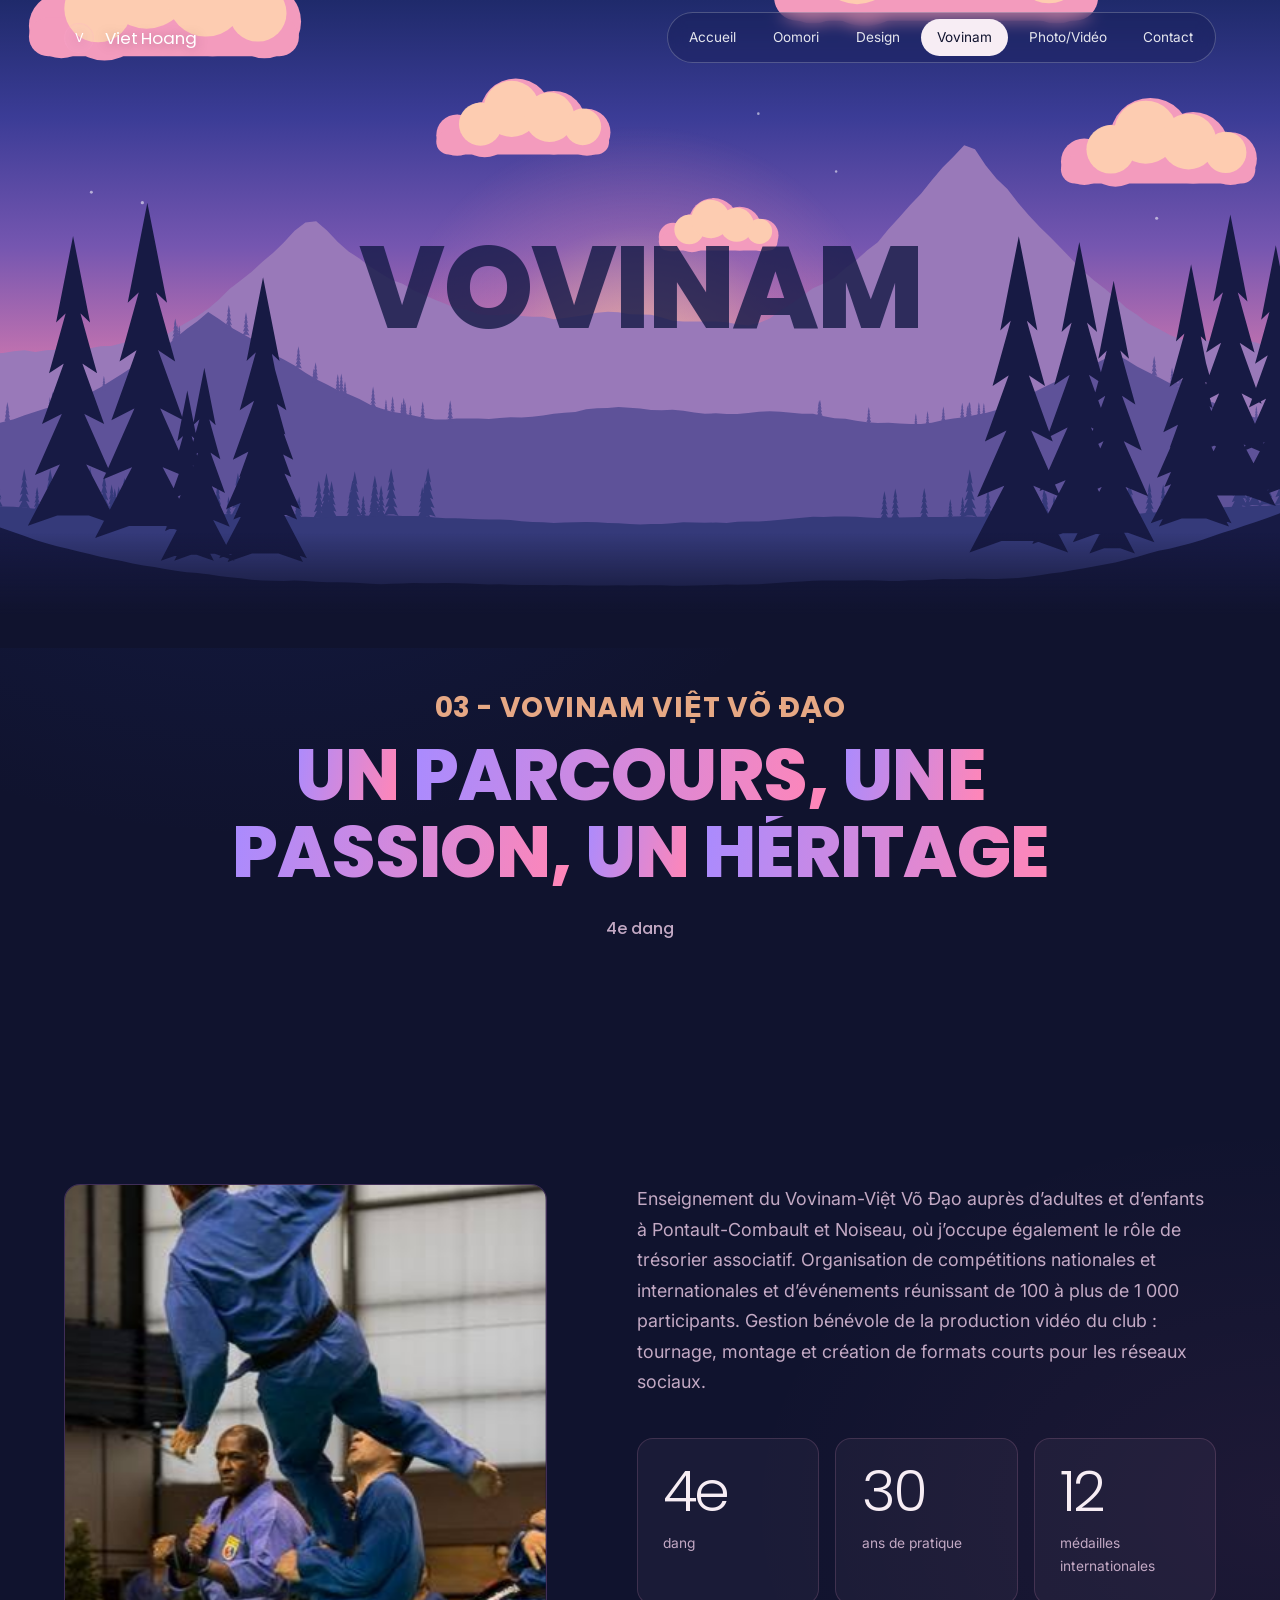
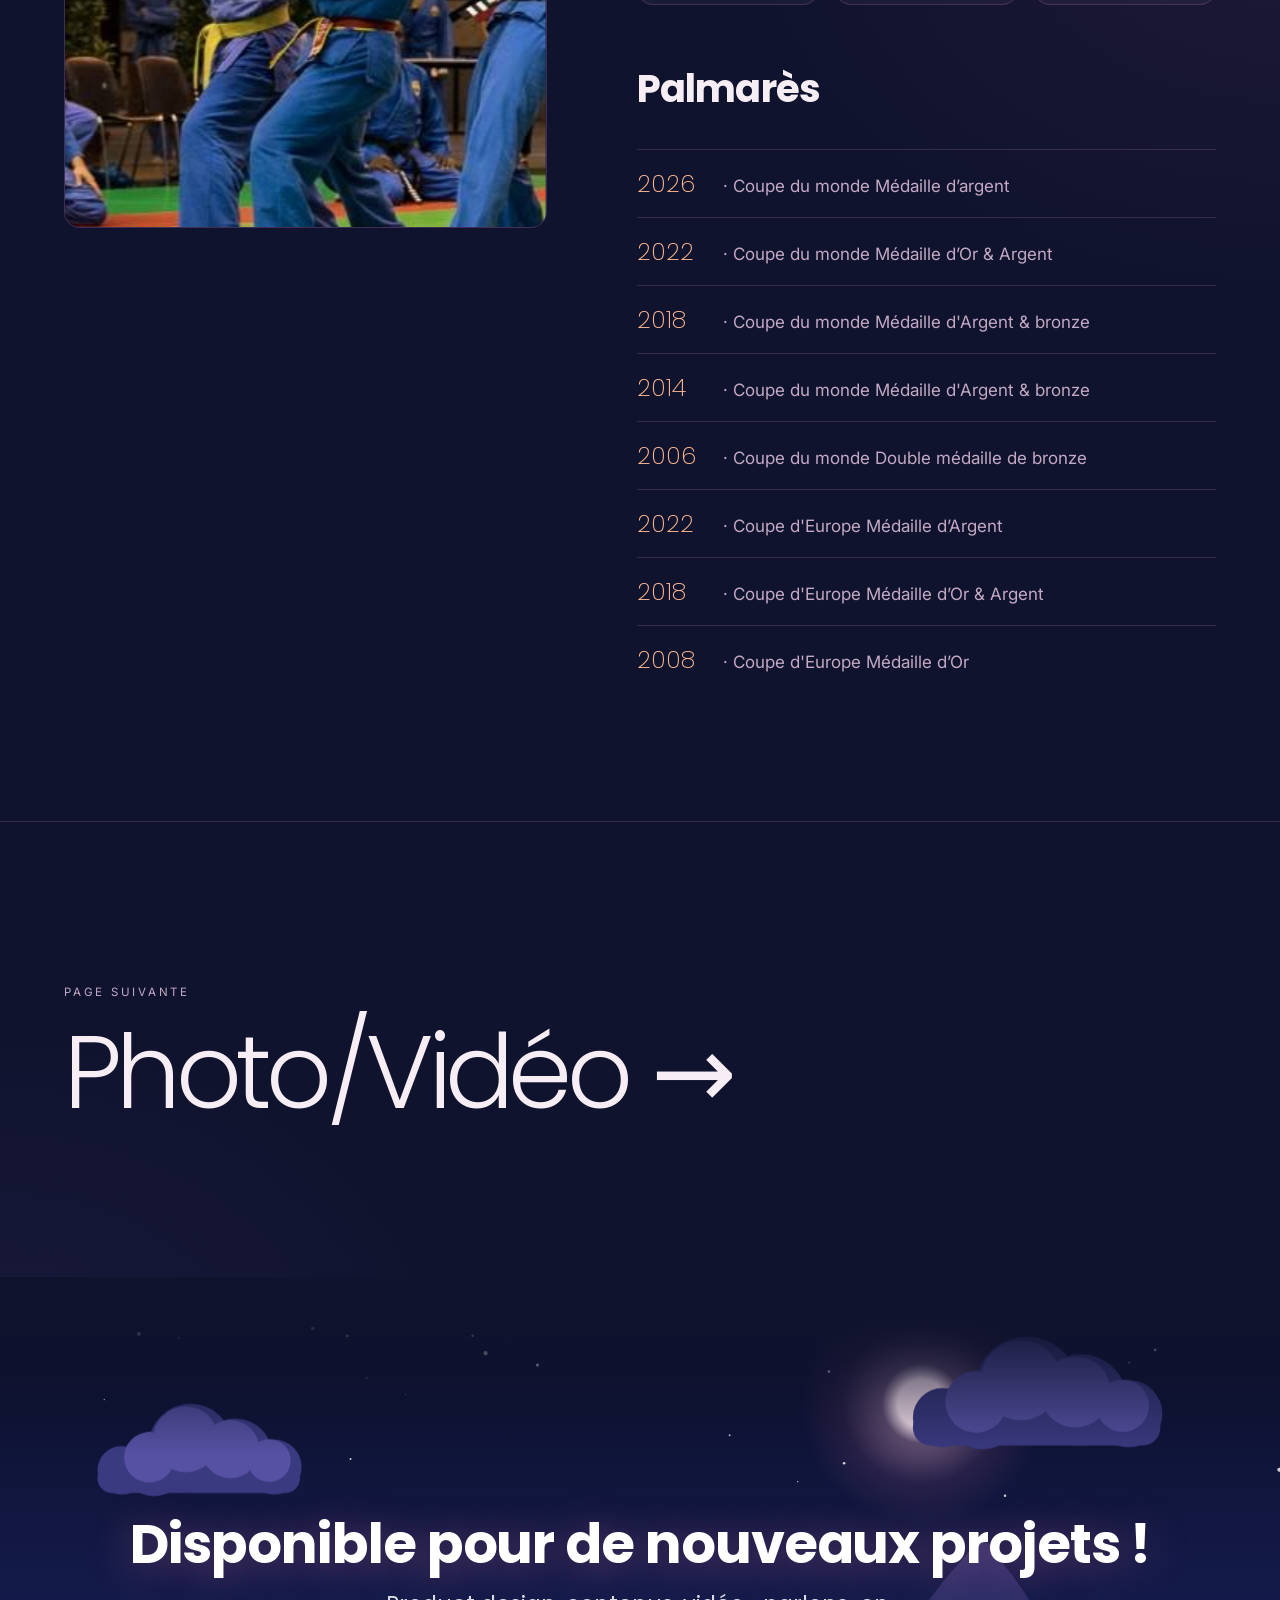
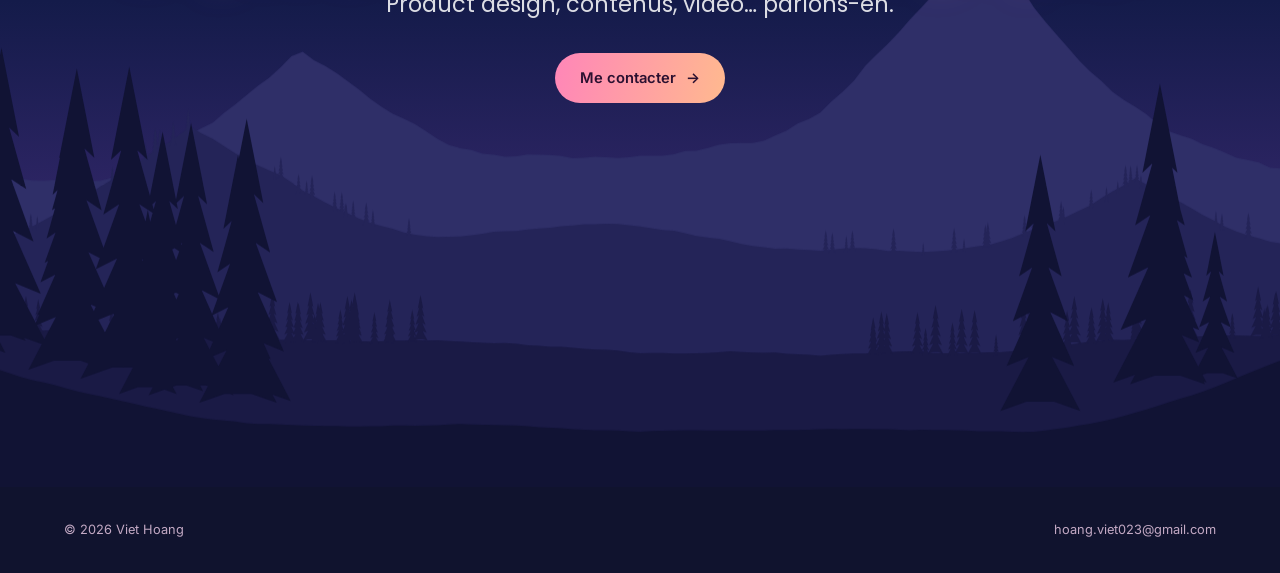
<file: vovinam.html>
<!doctype html>
<html lang="fr">
<head>
  <meta charset="utf-8">
  <meta name="viewport" content="width=device-width, initial-scale=1">
  <title>Vovinam — Viet Hoang</title>
  <meta name="description" content="Senior Product Designer UX/UI, fondateur d'Oomori Ramen, enseignant 4e dang de Vovinam, photographe.">
  <meta name="theme-color" content="#10132e">
  <link rel="icon" href="data:image/svg+xml,%3Csvg xmlns='http://www.w3.org/2000/svg' viewBox='0 0 32 32'%3E%3Cdefs%3E%3ClinearGradient id='g' x1='0' x2='1'%3E%3Cstop offset='0' stop-color='%23a594ff'/%3E%3Cstop offset='1' stop-color='%236fc3ff'/%3E%3C/linearGradient%3E%3C/defs%3E%3Crect width='32' height='32' rx='16' fill='%230a0a1a'/%3E%3Ctext x='16' y='21.5' text-anchor='middle' font-family='Arial' font-size='15' fill='url(%23g)'%3EV%3C/text%3E%3C/svg%3E">
  <link rel="preconnect" href="https://fonts.googleapis.com">
  <link rel="preconnect" href="https://fonts.gstatic.com" crossorigin>
  <link href="https://fonts.googleapis.com/css2?family=Poppins:wght@400;500;600;700;800&family=Inter:wght@400;500&display=swap" rel="stylesheet">
  <link rel="stylesheet" href="style.css">
</head>
<body data-page="vovinam" class="is-entering">
  <div id="app"></div>
  <script type="module" src="main.js"></script>
</body>
</html>
</file>
<file: style.css>
/* ==========================================================
   Viet Hoang — Portfolio · thème bleu nuit / violet
   Couleurs modifiables dans :root
   ========================================================== */
:root {
  color-scheme: dark;
  --bg: #10132e;          /* bleu nuit */
  --bg-2: #1b1840;        /* bleu-violet sombre */
  --surface: rgba(255, 210, 235, .045);
  --border: rgba(255, 160, 205, .16);
  --text: #f7edf4;
  --muted: #c3a9c4;
  --accent: #ff86b8;      /* rose */
  --accent-2: #ffb98f;    /* pêche */
  --violet: #a98bff;      /* violet */
  --head: "Poppins", system-ui, sans-serif;
  --sans: "Inter", system-ui, -apple-system, sans-serif;
  --gutter: clamp(20px, 5vw, 72px);
  --radius: 16px;
  --ease: cubic-bezier(.16, .8, .2, 1);
}

*, *::before, *::after { box-sizing: border-box; }
html { scroll-behavior: smooth; -webkit-text-size-adjust: 100%; }
body {
  margin: 0; min-height: 100vh; color: var(--text); font: 400 17px/1.7 var(--sans); -webkit-font-smoothing: antialiased; overflow-x: hidden;
  background:
    radial-gradient(70vw 50vw at 100% 40%, rgba(255, 120, 180, .06), transparent 60%),
    radial-gradient(80vw 60vw at 20% 10%, rgba(40, 70, 190, .16), transparent 60%),
    radial-gradient(60vw 50vw at 0% 80%, rgba(150, 110, 255, .08), transparent 60%),
    var(--bg);
}
img, video { display: block; max-width: 100%; }
a { color: inherit; }
h1, h2, h3, h4 { font-family: var(--head); font-weight: 600; letter-spacing: -.02em; line-height: 1.05; margin: 0; }
h2 { font-size: clamp(2rem, 4.4vw, 3.4rem); text-wrap: balance; }
.wrap { width: min(1280px, 100%); margin-inline: auto; padding-inline: var(--gutter); }
::selection { background: var(--accent); color: var(--bg); }

#bg3d { position: fixed; inset: 0; width: 100%; height: 100%; z-index: 0; pointer-events: none; }
#app { position: relative; z-index: 1; transition: opacity .5s var(--ease), transform .5s var(--ease), filter .5s; }
body.is-leaving #app { opacity: 0; transform: translateY(-20px) scale(.985); filter: blur(6px); }
body.is-entering #app { opacity: 0; transform: translateY(24px); }

.skip { position: absolute; left: -999px; top: 8px; background: var(--accent); color: var(--bg); padding: 8px 14px; z-index: 100; }
.skip:focus { left: 8px; }
:focus-visible { outline: 1.5px solid var(--accent-2); outline-offset: 4px; border-radius: 6px; }

.kicker { font: 500 .72rem/1 var(--sans); letter-spacing: .24em; text-transform: uppercase; color: var(--accent); margin: 0 0 1.6rem; display: inline-flex; align-items: center; gap: .8rem; }
.kicker::before { content: ""; width: 28px; height: 1px; background: currentColor; }
.lead { font-size: clamp(1.02rem, 1.4vw, 1.18rem); color: var(--muted); margin: 0; max-width: 60ch; }
.grad, .grad-words .w, .mega .w { background: linear-gradient(100deg, var(--violet) 0%, var(--accent) 50%, var(--accent-2) 100%); background-size: 200% 100%; -webkit-background-clip: text; background-clip: text; color: transparent; }

/* ---------- Navigation ---------- */
.nav { position: fixed; inset: 0 0 auto; z-index: 50; height: 76px; display: flex; align-items: center; justify-content: space-between; padding-inline: var(--gutter); transition: background .4s, border-color .4s, transform .5s var(--ease); border-bottom: 1px solid transparent; }
.nav.is-solid { background: rgba(16, 19, 46, .72); backdrop-filter: blur(16px) saturate(140%); -webkit-backdrop-filter: blur(16px) saturate(140%); border-color: var(--border); }
.nav.is-hidden { transform: translateY(-100%); }
.nav__brand { font: 400 1.05rem var(--head); text-decoration: none; display: flex; align-items: center; gap: .7rem; letter-spacing: -.01em; }
.nav__brand i { width: 30px; height: 30px; border-radius: 50%; border: 1px solid var(--border); display: grid; place-content: center; font-style: normal; font-size: .8rem; background: var(--surface); }
.nav__menu { display: flex; gap: .3rem; padding: .35rem; border: 1px solid var(--border); border-radius: 999px; background: rgba(255,255,255,.03); }
.nav__menu a { text-decoration: none; font-size: .85rem; color: var(--muted); padding: .45rem 1rem; border-radius: 999px; transition: color .3s, background .3s; }
.nav__menu a:hover { color: var(--text); }
.nav__menu a[aria-current="page"] { color: var(--bg); background: var(--text); }
.nav__toggle { display: none; }
@media (max-width: 900px) {
  .nav__toggle { display: grid; place-content: center; gap: 7px; width: 44px; height: 44px; background: none; border: 0; cursor: pointer; z-index: 2; color: var(--text); }
  .nav__toggle span { width: 24px; height: 1.5px; background: currentColor; transition: transform .35s var(--ease); }
  .nav__toggle[aria-expanded="true"] span:first-child { transform: translateY(4.25px) rotate(45deg); }
  .nav__toggle[aria-expanded="true"] span:last-child { transform: translateY(-4.25px) rotate(-45deg); }
  .nav__menu { position: fixed; inset: 0; flex-direction: column; justify-content: center; align-items: flex-start; padding: 0 var(--gutter); gap: .4rem; border: 0; border-radius: 0; background: rgba(16,19,46,.97); opacity: 0; pointer-events: none; transition: opacity .4s; }
  .nav__menu a { font: 300 2.2rem var(--head); padding: .2rem 0; color: var(--text); }
  .nav__menu a[aria-current="page"] { background: none; color: var(--accent); }
  .nav.is-open .nav__menu { opacity: 1; pointer-events: auto; }
  .nav.is-open { background: transparent; border-color: transparent; backdrop-filter: none; transform: none; }
}

/* ---------- Boutons & liens ---------- */
.btn { display: inline-flex; align-items: center; gap: .6rem; min-height: 50px; padding: 0 1.6rem; border-radius: 999px; text-decoration: none; font: 500 .92rem var(--sans); border: 1px solid var(--border); background: var(--surface); color: var(--text); cursor: pointer; transition: border-color .3s, background .3s, transform .4s var(--ease), box-shadow .4s; }
.btn:hover { border-color: var(--accent); box-shadow: 0 0 0 4px rgba(255,134,184,.12), 0 10px 40px -10px rgba(255,134,184,.55); transform: translateY(-2px); }
.btn--primary { background: linear-gradient(100deg, var(--accent), var(--accent-2)); color: #2a1030; border: 0; font-weight: 600; }
.btn::after { content: "→"; transition: transform .4s var(--ease); }
.btn:hover::after { transform: translateX(4px); }
.btn--plain::after { content: none; }

/* ---------- Cadres d'image (parallax) ---------- */
.frame { position: relative; overflow: hidden; margin: 0; border-radius: var(--radius); background: var(--bg-2); border: 1px solid var(--border); isolation: isolate; }
.frame > .px { position: absolute; left: 0; right: 0; top: -12%; height: 124%; will-change: transform; }
.frame .media, .frame .ph { width: 100%; height: 100%; object-fit: cover; }
.ph { background: radial-gradient(80% 70% at 25% 15%, rgba(255,134,184,.35), transparent 60%), radial-gradient(70% 70% at 90% 100%, rgba(255,185,143,.25), transparent 60%), #15122e; }
.ph-label { position: absolute; left: 1.1rem; bottom: 1rem; z-index: 1; font: 500 .64rem/1.3 var(--sans); letter-spacing: .18em; text-transform: uppercase; color: rgba(236,235,247,.5); }

/* Carte 3D inclinable */
.tilt { transform-style: preserve-3d; transform: perspective(1000px) rotateX(var(--rx, 0deg)) rotateY(var(--ry, 0deg)); transition: transform .6s var(--ease); }
.tilt.is-tilting { transition: transform .1s linear; }
.tilt::after { content: ""; position: absolute; inset: 0; border-radius: inherit; pointer-events: none; background: radial-gradient(400px circle at var(--gx, 50%) var(--gy, 50%), rgba(255,255,255,.1), transparent 45%); opacity: 0; transition: opacity .4s; z-index: 2; }
.tilt:hover::after { opacity: 1; }

/* ---------- En-tête de page ---------- */
.phero { min-height: 78svh; display: flex; flex-direction: column; justify-content: flex-end; padding-top: 140px; padding-bottom: clamp(60px, 9vw, 120px); }
.phero h1 { font-size: clamp(3rem, 8.5vw, 7.5rem); font-weight: 200; line-height: .95; letter-spacing: -.055em; max-width: 13ch; }
.phero .lead { margin-top: 2.2rem; }
.phero__period { font: 300 1rem var(--head); color: var(--accent-2); margin: 1.6rem 0 0; letter-spacing: .02em; }

/* Animation 3D des titres, mot par mot */
.split { perspective: 800px; }
.split .w { display: inline-block; transform-origin: 50% 100% -20px; animation: word 1.1s var(--ease) both; animation-delay: calc(var(--i) * 70ms + 150ms); }
@keyframes word { from { opacity: 0; transform: rotateX(-85deg) translateY(30px); filter: blur(6px); } }
.fade-up { animation: rise 1.1s var(--ease) both; animation-delay: var(--d, .5s); }
@keyframes rise { from { opacity: 0; transform: translateY(26px); } }

/* ---------- Accueil ---------- */
.home-hero { min-height: 100svh; display: grid; grid-template-columns: minmax(0, 7fr) minmax(0, 4fr); gap: clamp(2rem, 6vw, 6rem); align-items: center; padding-top: 120px; padding-bottom: 80px; }
.home-hero h1 { font-size: clamp(3.6rem, 10vw, 9rem); font-weight: 200; line-height: .9; letter-spacing: -.06em; }
.home-hero__tagline { font: 300 clamp(1.15rem, 1.9vw, 1.5rem)/1.45 var(--head); max-width: 30ch; margin: 2rem 0 0; color: var(--text); }
.roles { display: flex; flex-wrap: wrap; gap: .5rem; margin: 1.8rem 0 0; padding: 0; list-style: none; }
.roles li { font-size: .8rem; color: var(--muted); padding: .4rem .9rem; border: 1px solid var(--border); border-radius: 999px; background: var(--surface); }
.actions { display: flex; flex-wrap: wrap; gap: .8rem; margin-top: 2.4rem; }
.portrait { aspect-ratio: 4 / 5; border-radius: 200px 200px var(--radius) var(--radius); box-shadow: 0 40px 120px -40px rgba(120, 90, 255, .55); }
.portrait__ring { position: absolute; inset: -14px; border-radius: inherit; border: 1px solid var(--border); pointer-events: none; }
.portrait-wrap { position: relative; }
@media (max-width: 860px) { .home-hero { grid-template-columns: 1fr; } .portrait-wrap { max-width: 280px; order: -1; } }

.manifesto { padding-block: clamp(80px, 13vw, 180px); }
.manifesto blockquote { margin: 0; max-width: 30ch; font: 200 clamp(1.6rem, 3.4vw, 2.9rem)/1.3 var(--head); letter-spacing: -.03em; }
.manifesto blockquote span { transition: color .5s; }
.signature { font: 300 1.2rem var(--head); color: var(--accent); margin: 2.4rem 0 0; }

.explore { display: grid; grid-template-columns: repeat(2, minmax(0, 1fr)); gap: 1.2rem; padding-bottom: clamp(80px, 12vw, 160px); }
.tile { position: relative; display: flex; flex-direction: column; justify-content: space-between; min-height: 300px; padding: clamp(1.6rem, 3vw, 2.4rem); border-radius: var(--radius); border: 1px solid var(--border); background: linear-gradient(160deg, rgba(255,134,184,.08), rgba(255,255,255,.015)); text-decoration: none; overflow: hidden; }
.tile__num { font: 200 .9rem var(--head); color: var(--accent-2); letter-spacing: .1em; }
.tile h3 { font-size: clamp(1.8rem, 3.2vw, 2.6rem); margin-top: auto; transform: translateZ(40px); }
.tile p { color: var(--muted); margin: .6rem 0 0; max-width: 40ch; font-size: .95rem; transform: translateZ(25px); }
.tile__arrow { position: absolute; top: clamp(1.6rem, 3vw, 2.4rem); right: clamp(1.6rem, 3vw, 2.4rem); width: 46px; height: 46px; border-radius: 50%; border: 1px solid var(--border); display: grid; place-content: center; transition: background .4s, color .4s, transform .5s var(--ease); }
.tile:hover .tile__arrow { background: var(--text); color: var(--bg); transform: rotate(-45deg); }
.tile__glow { position: absolute; width: 260px; height: 260px; right: -80px; bottom: -80px; border-radius: 50%; background: radial-gradient(circle, rgba(255,134,184,.35), transparent 70%); filter: blur(20px); transition: transform .8s var(--ease); }
.tile:hover .tile__glow { transform: scale(1.4); }
@media (max-width: 760px) { .explore { grid-template-columns: 1fr; } .tile { min-height: 220px; } }

/* ---------- Sections ---------- */
.section { padding-block: clamp(70px, 10vw, 140px); }
.section--line { border-top: 1px solid var(--border); }
.subhead { font-size: clamp(1.6rem, 3vw, 2.4rem); margin-bottom: 2.6rem; }
.skills { display: flex; flex-wrap: wrap; gap: .5rem; padding: 0; margin: 0; list-style: none; }
.skills li { font-size: .85rem; padding: .5rem 1rem; border: 1px solid var(--border); border-radius: 999px; color: var(--muted); background: var(--surface); transition: color .3s, border-color .3s; }
.skills li:hover { color: var(--text); border-color: var(--accent); }

/* Chiffres clés */
.stats { display: grid; grid-template-columns: repeat(4, minmax(0, 1fr)); gap: 1rem; margin: 0; }
.stats div { padding: 1.6rem; border: 1px solid var(--border); border-radius: var(--radius); background: var(--surface); }
.stats dt { font: 200 clamp(2.4rem, 4.4vw, 3.8rem)/1 var(--head); letter-spacing: -.05em; }
.stats dd { margin: .7rem 0 0; color: var(--muted); font-size: .86rem; }
.stats--3 { grid-template-columns: repeat(3, minmax(0, 1fr)); }
@media (max-width: 760px) { .stats { grid-template-columns: repeat(2, minmax(0, 1fr)); } .stats--3 dt { font-size: 2rem; } .stats div { padding: 1.2rem; } }

/* Restaurants */
.venues { display: grid; grid-template-columns: repeat(2, minmax(0, 1fr)); gap: clamp(1.5rem, 5vw, 4.5rem); align-items: start; }
.venue { text-decoration: none; display: block; }
.venue:nth-child(2) { margin-top: clamp(0px, 10vw, 140px); }
.venue .frame { aspect-ratio: 4 / 5; }
.venue h3 { font-size: clamp(1.5rem, 2.4vw, 2rem); margin: 1.6rem 0 .4rem; }
.venue__place { font-size: .72rem; letter-spacing: .2em; text-transform: uppercase; color: var(--accent-2); margin: 0; }
.venue p:last-child { color: var(--muted); margin: .8rem 0 0; max-width: 44ch; }
@media (max-width: 700px) { .venues { grid-template-columns: 1fr; } .venue:nth-child(2) { margin-top: 0; } }

/* Frise */
.timeline { list-style: none; padding: 0; margin: 0; position: relative; }
.timeline li { display: grid; grid-template-columns: minmax(0, 4fr) minmax(0, 3fr) minmax(0, 6fr); gap: 2rem; padding: 2.2rem 0; border-top: 1px solid var(--border); align-items: baseline; }
.timeline li:last-child { border-bottom: 1px solid var(--border); }
.timeline h3 { font-size: clamp(2rem, 4vw, 3.2rem); font-weight: 200; }
.timeline__meta { font-size: .86rem; color: var(--muted); }
.timeline__meta strong { display: block; color: var(--accent-2); font-weight: 500; }
.timeline p { margin: 0; color: var(--muted); }
@media (max-width: 760px) { .timeline li { grid-template-columns: 1fr; gap: .6rem; } }

/* Références */
.cases { display: grid; grid-template-columns: repeat(2, minmax(0, 1fr)); gap: clamp(1.2rem, 3vw, 2rem); }
.case { position: relative; border: 1px solid var(--border); border-radius: var(--radius); background: var(--surface); padding: .7rem .7rem 1.6rem; }
.case .frame { aspect-ratio: 16 / 10; border-radius: calc(var(--radius) - 6px); background: #f4f3fa; border: 0; transform: translateZ(30px); }
.case .frame .media { object-fit: contain; padding: 3%; background: #f4f3fa; }
.case__body { padding: 0 1rem; transform: translateZ(20px); }
.case__client { font-size: .7rem; letter-spacing: .2em; text-transform: uppercase; color: var(--accent-2); margin: 1.5rem 0 0; }
.case h4 { font-size: clamp(1.35rem, 2.1vw, 1.7rem); margin: .6rem 0 .8rem; font-weight: 300; }
.case__result { display: inline-block; font-size: .85rem; margin: 0 0 .6rem; padding: .35rem .8rem; border-radius: 999px; background: rgba(255,134,184,.12); color: var(--accent); }
.case__desc { color: var(--muted); margin: 0; font-size: .94rem; }
.case details { color: var(--muted); font-size: .94rem; }
.case summary { cursor: pointer; list-style: none; display: inline-flex; align-items: center; gap: .5rem; min-height: 44px; color: var(--text); font-size: .86rem; }
.case summary::-webkit-details-marker { display: none; }
.case summary::after { content: "+"; font-size: 1.15rem; color: var(--accent); transition: transform .3s; }
.case details[open] summary::after { transform: rotate(45deg); }
.case details p { margin: .2rem 0 .9rem; }
.case details b { color: var(--text); font-weight: 500; }
.case.is-more { display: none; }
.cases.show-all .case.is-more { display: block; }
.more { margin-top: 3rem; text-align: center; }
@media (max-width: 760px) { .cases { grid-template-columns: 1fr; } }

/* Vovinam */
.vovinam { display: grid; grid-template-columns: minmax(0, 5fr) minmax(0, 6fr); gap: clamp(2rem, 7vw, 7rem); align-items: start; }
.vovinam__images { display: grid; gap: 1rem; position: sticky; top: 110px; }
.vovinam__images .frame { aspect-ratio: 3 / 4; }
.vovinam__images.is-double { grid-template-columns: 1fr 1fr; }
.vovinam__images.is-double .frame:nth-child(2) { margin-top: 4rem; }
.awards { list-style: none; padding: 0; margin: 2.5rem 0 0; }
.awards li { display: grid; grid-template-columns: 70px 1fr; gap: 1rem; padding: 1rem 0; border-top: 1px solid var(--border); align-items: baseline; }
.awards b { font: 200 1.5rem var(--head); color: var(--accent-2); }
.awards span { color: var(--muted); }
@media (max-width: 860px) { .vovinam { grid-template-columns: 1fr; } .vovinam__images { position: static; max-width: 420px; } }

/* Galerie : colonnes à vitesses différentes */
.gallery { display: grid; grid-template-columns: repeat(3, minmax(0, 1fr)); gap: clamp(.8rem, 2vw, 1.4rem); align-items: start; }
.gallery__col { display: grid; gap: clamp(.8rem, 2vw, 1.4rem); will-change: transform; }
.gallery__col:nth-child(2) { margin-top: 5rem; }
.gallery button { all: unset; cursor: zoom-in; display: block; position: relative; border-radius: var(--radius); }
.gallery button:focus-visible { outline: 1.5px solid var(--accent-2); outline-offset: 4px; }
.gallery .frame { aspect-ratio: 4 / 3; }
.gallery .g--tall .frame { aspect-ratio: 3 / 4; }
.gallery .media { transition: transform 1.2s var(--ease); }
.gallery button:hover .media { transform: scale(1.05); }
.g__cap { display: block; margin-top: .7rem; font-size: .82rem; color: var(--muted); }
@media (max-width: 700px) { .gallery { grid-template-columns: 1fr 1fr; } .gallery__col:nth-child(2) { margin-top: 3rem; } }

/* Visionneuse */
.lightbox { position: fixed; inset: 0; z-index: 90; background: rgba(10, 12, 32, .94); backdrop-filter: blur(10px); display: grid; grid-template-columns: 72px 1fr 72px; align-items: center; animation: fade .35s both; }
.lightbox[hidden] { display: none; }
@keyframes fade { from { opacity: 0; } }
.lightbox figure { margin: 0; display: grid; justify-items: center; gap: 1rem; padding: 1rem; }
.lightbox__img { width: min(1100px, 100%); height: min(78vh, 900px); position: relative; border-radius: var(--radius); overflow: hidden; }
.lightbox__img .media, .lightbox__img .ph { width: 100%; height: 100%; object-fit: contain; }
.lightbox figcaption { font: 300 1rem var(--head); color: var(--muted); }
.lightbox button { background: none; border: 1px solid var(--border); border-radius: 50%; color: var(--text); font-size: 1.2rem; cursor: pointer; width: 52px; height: 52px; }
.lightbox__close { position: absolute; top: 16px; right: 16px; }
@media (max-width: 600px) { .lightbox { grid-template-columns: 0 1fr 0; } .lightbox__prev, .lightbox__next { position: absolute; bottom: 20px; } .lightbox__prev { left: 28%; } .lightbox__next { right: 28%; } }

/* Contact */
.contact__mail { display: inline-block; margin-top: 1rem; font: 200 clamp(1.6rem, 6vw, 4.8rem)/1.1 var(--head); letter-spacing: -.045em; text-decoration: none; word-break: break-word; }
.contact__mail:hover { color: var(--accent); }
.contact__grid { display: grid; grid-template-columns: repeat(auto-fit, minmax(220px, 1fr)); gap: 1rem; margin-top: 4rem; }
.contact__card { display: block; padding: 1.6rem; border: 1px solid var(--border); border-radius: var(--radius); background: var(--surface); text-decoration: none; position: relative; }
.contact__card small { display: block; font-size: .7rem; letter-spacing: .2em; text-transform: uppercase; color: var(--accent-2); margin-bottom: .6rem; }
.contact__card span { font: 300 1.2rem var(--head); }

/* Page suivante */
.next { display: block; text-decoration: none; padding-block: clamp(80px, 12vw, 160px); border-top: 1px solid var(--border); }
.next small { font-size: .72rem; letter-spacing: .24em; text-transform: uppercase; color: var(--muted); }
.next strong { display: flex; align-items: center; gap: 1.5rem; margin-top: 1rem; font: 200 clamp(2.6rem, 8vw, 7rem)/1 var(--head); letter-spacing: -.055em; transition: color .4s, gap .6s var(--ease); }
.next strong::after { content: "→"; font-weight: 200; }
.next:hover strong { color: var(--accent); gap: 2.5rem; }

.footer { display: flex; justify-content: space-between; flex-wrap: wrap; gap: 1rem; padding-block: 2rem; font-size: .8rem; color: var(--muted); border-top: 1px solid var(--border); }
.footer a { text-decoration: none; }

/* Apparition au défilement (légère rotation 3D) */
.reveal { opacity: 0; transform: perspective(900px) translateY(40px) rotateX(8deg); transition: opacity 1.1s var(--ease), transform 1.1s var(--ease); transition-delay: var(--d, 0s); }
.reveal.is-in { opacity: 1; transform: none; }

@media (prefers-reduced-motion: reduce) {
  html { scroll-behavior: auto; }
  *, *::before, *::after { animation: none !important; transition: none !important; }
  .reveal { opacity: 1; transform: none; }
  .px, [data-speed], .tilt { transform: none !important; }
}
.grad-words .w { padding-bottom: .12em; margin-bottom: -.12em; }

/* ---------- Ajouts : en bref, IA, vidéos, réseaux ---------- */
.facts-wrap { padding-top: 0; }
.facts { display: grid; grid-template-columns: repeat(4, minmax(0, 1fr)); gap: 1rem; margin: 0; }
.facts div { padding: 1.4rem; border-top: 1px solid var(--accent); background: linear-gradient(180deg, rgba(255,134,184,.06), transparent); border-radius: 0 0 var(--radius) var(--radius); }
.facts dt { font-size: .7rem; letter-spacing: .2em; text-transform: uppercase; color: var(--accent-2); margin-bottom: .7rem; }
.facts dd { margin: 0; font: 300 1rem/1.5 var(--head); }
@media (max-width: 900px) { .facts { grid-template-columns: 1fr 1fr; } }
@media (max-width: 520px) { .facts { grid-template-columns: 1fr; } }

.ai { position: relative; display: grid; grid-template-columns: minmax(0, 5fr) minmax(0, 6fr); gap: clamp(2rem, 5vw, 5rem); padding: clamp(1.8rem, 4vw, 3.5rem); border-radius: calc(var(--radius) + 6px); border: 1px solid var(--border); background: radial-gradient(80% 120% at 0% 0%, rgba(255,134,184,.16), transparent 60%), radial-gradient(60% 100% at 100% 100%, rgba(255,185,143,.12), transparent 60%), rgba(255,255,255,.02); overflow: hidden; }
.ai h2 { font-size: clamp(1.8rem, 3.4vw, 2.8rem); }
.ai__tools { margin-top: 2rem; opacity: 1 !important; transform: none !important; }
.ai__list { list-style: none; margin: 0; padding: 0; align-self: center; }
.ai__list li { padding: .9rem 0 .9rem 2rem; border-top: 1px solid var(--border); position: relative; color: var(--text); font-size: .98rem; }
.ai__list li::before { content: ""; position: absolute; left: 0; top: 1.45rem; width: 10px; height: 10px; border-radius: 3px; transform: rotate(45deg); background: linear-gradient(135deg, var(--accent), var(--accent-2)); box-shadow: 0 0 12px rgba(255,134,184,.7); }
@media (max-width: 860px) { .ai { grid-template-columns: 1fr; } }

.socials { display: flex; flex-wrap: wrap; gap: .7rem; }
.socials .btn::after { content: "↗"; }

.videos { display: grid; grid-template-columns: repeat(3, minmax(0, 1fr)); gap: 1.2rem; }
.video { all: unset; display: block; width: 100%; cursor: pointer; border-radius: var(--radius); position: relative; }
.video:focus-visible { outline: 1.5px solid var(--accent-2); outline-offset: 4px; }
.video__frame { display: block; position: relative; aspect-ratio: 16 / 9; border-radius: var(--radius); overflow: hidden; border: 1px solid var(--border); background: #000; }
.video__frame img { width: 100%; height: 100%; object-fit: cover; opacity: .75; transition: opacity .5s, transform 1s var(--ease); }
.video:hover .video__frame img { opacity: 1; transform: scale(1.04); }
.video__frame iframe { position: absolute; inset: 0; width: 100%; height: 100%; border: 0; }
.video__play { position: absolute; left: 50%; top: 50%; width: 64px; height: 64px; margin: -32px 0 0 -32px; border-radius: 50%; background: rgba(10,10,26,.55); border: 1px solid rgba(255,255,255,.35); backdrop-filter: blur(8px); transition: transform .5s var(--ease), background .4s; }
.video__play::after { content: ""; position: absolute; left: 26px; top: 21px; border-left: 16px solid #fff; border-top: 11px solid transparent; border-bottom: 11px solid transparent; }
.video:hover .video__play { transform: scale(1.12); background: var(--accent); }
.video__title { display: block; margin-top: .8rem; font-size: .9rem; color: var(--muted); }
@media (max-width: 860px) { .videos { grid-template-columns: 1fr; } }


/* ==========================================================
   Paysage parallax (style illustré)
   ========================================================== */
.hero-scene { position: relative; }
.scene { position: relative; height: 100svh; min-height: 520px; overflow: hidden; background: linear-gradient(180deg, #1f2a6b 0%, #3b3c96 18%, #7556b0 38%, #d77aaf 60%, #ffb79a 75%, #ffd3a8 82%); isolation: isolate; }
.hero-scene--page .scene { height: 72svh; min-height: 440px; }
.scene__sky { position: absolute; inset: -20% 0 0; }
.scene__sun { position: absolute; left: 50%; top: 66%; width: 46vmax; height: 46vmax; transform: translate(-50%, -50%); border-radius: 50%; background: radial-gradient(circle, rgba(255,236,200,.95) 0 6%, rgba(255,200,160,.55) 14%, rgba(255,150,180,.18) 38%, transparent 62%); }
.scene__stars { position: absolute; inset: 0; width: 100%; height: 100%; fill: #fff; }
.scene__stars circle { opacity: .55; animation: twinkle 4s ease-in-out infinite; }
@keyframes twinkle { 50% { opacity: .1; } }
.scene__layer { position: absolute; left: -4%; right: -4%; bottom: 0; height: 100%; will-change: transform; }
.scene__layer svg { width: 100%; height: 100%; display: block; }
.l-clouds .drift { animation: drift 38s ease-in-out infinite alternate; }
@keyframes drift { to { transform: translateX(70px); } }
.l-far { filter: saturate(.9); }
.scene__ground { position: absolute; left: 0; right: 0; bottom: -2px; height: 18%; background: linear-gradient(180deg, rgba(16,19,46,0), var(--bg) 70%); z-index: 5; }
.scene__overlay { position: absolute; inset: 0; display: grid; place-items: center; z-index: 4; will-change: transform; }
.scene__label { font: 700 clamp(.8rem, 1.4vw, 1rem) var(--head); letter-spacing: .35em; text-transform: uppercase; color: rgba(255,255,255,.92); text-shadow: 0 2px 20px rgba(80,20,80,.5); margin: 0; transform: translateY(-6vh); }

.scene--night { background: linear-gradient(180deg, #0a0d26 0%, #141b4a 40%, #33276a 70%, #7a3f78 88%); }
.scene--night .scene__sun { top: 30%; left: 72%; width: 22vmax; height: 22vmax; background: radial-gradient(circle, #ffe9f2 0 12%, rgba(255,190,220,.35) 20%, rgba(255,134,184,.1) 40%, transparent 62%); }
.scene--night .scene__stars circle { opacity: .8; }
.hero-scene--closing .scene { height: 90svh; }
.hero-scene--closing .scene__ground { top: -2px; bottom: auto; height: 22%; background: linear-gradient(0deg, rgba(16,19,46,0), var(--bg) 80%); }
.closing { text-align: center; padding: 0 var(--gutter); transform: translateY(-8vh); }
.closing h2 { font: 700 clamp(1.8rem, 4.4vw, 3.4rem)/1.1 var(--head); color: #fff; text-shadow: 0 4px 40px rgba(255,134,184,.35); }
.closing p { margin: .8rem 0 2rem; font: 400 clamp(1.05rem, 2vw, 1.4rem) var(--head); color: rgba(255,255,255,.85); }

/* Monogramme d'accueil */
.monogram { position: relative; width: clamp(160px, 22vw, 260px); aspect-ratio: 1; color: #151a48; display: grid; place-items: center; transform: translateY(4vh); animation: pop 1.4s var(--ease) both .2s; }
.monogram svg { position: absolute; inset: 0; width: 100%; height: 100%; animation: spin 60s linear infinite; }
.monogram span { font: 800 clamp(3.6rem, 8vw, 6.2rem)/1 var(--head); letter-spacing: -.04em; }
@keyframes spin { to { transform: rotate(360deg); } }
@keyframes pop { from { opacity: 0; transform: translateY(8vh) scale(.85); } }

/* Introduction sous le paysage */
.intro { position: relative; z-index: 6; text-align: center; padding-top: clamp(10px, 3vw, 40px); padding-bottom: clamp(60px, 9vw, 120px); }
.intro .lead { margin: 2rem auto 0; }
.eyebrow { font: 700 clamp(1.1rem, 2.2vw, 1.9rem) var(--head); letter-spacing: .02em; text-transform: uppercase; color: var(--accent-2); margin: 0 0 .6rem; opacity: .9; }
.mega { font: 800 clamp(2.2rem, 5.6vw, 4.8rem)/1.02 var(--head); text-transform: uppercase; letter-spacing: -.01em; max-width: 18ch; margin-inline: auto; }
.mega--xl { font-size: clamp(2.8rem, 8.4vw, 7.4rem); max-width: none; }
.mega .w { padding-bottom: .06em; }
.intro__period { font: 500 1rem var(--head); color: var(--muted); margin: 1.4rem 0 0; }
.intro--home { margin-top: -110px; }
.avatar { width: 112px; height: 112px; margin: 0 auto 1.6rem; border-radius: 50%; padding: 4px; background: linear-gradient(135deg, var(--violet), var(--accent), var(--accent-2)); }
.avatar .frame { width: 100%; height: 100%; border-radius: 50%; border: 3px solid var(--bg); }
.avatar .frame .px { top: 0; height: 100%; }
.intro__cols { display: grid; grid-template-columns: 1fr 1fr; gap: clamp(2rem, 6vw, 6rem); text-align: left; margin-top: clamp(3rem, 6vw, 5rem); }
.intro__tagline { font: 600 clamp(1.15rem, 1.8vw, 1.45rem)/1.45 var(--head); margin: 0 0 1.2rem; }
.intro__text { color: var(--muted); margin: 0; }
.tags__title { font: 600 1.1rem var(--head); margin: 0 0 .8rem; }
.tags__title:not(:first-child) { margin-top: 1.8rem; }
.tags { list-style: none; padding: 0; margin: 0; display: flex; flex-wrap: wrap; gap: .45rem; }
.tags li { font: 600 .72rem/1 var(--head); letter-spacing: .06em; text-transform: uppercase; padding: .55rem .75rem; border-radius: 6px; background: rgba(255,134,184,.12); color: #ffc6dc; border: 1px solid rgba(255,134,184,.18); transition: background .3s, transform .3s var(--ease); }
.tags li:hover { background: rgba(255,134,184,.25); transform: translateY(-2px); }
.tags--soft li { background: rgba(169,139,255,.12); color: #d7cbff; border-color: rgba(169,139,255,.2); }
@media (max-width: 760px) { .intro__cols { grid-template-columns: 1fr; } .intro--home { margin-top: -70px; } }

.kicker { color: var(--accent); }
.skills li { border-radius: 6px; font-family: var(--head); font-weight: 500; font-size: .8rem; }
.subhead { font-weight: 700; }
.timeline h3, .stats dt, .contact__mail, .next strong { font-weight: 300; }
.case .frame, .case .frame .media { background: #fbf4f8; }
.footer { border-top: 0; }

.scene__title { margin: 0; transform: translateY(-4vh); font: 800 clamp(2.6rem, 9vw, 7.5rem)/1 var(--head); text-transform: uppercase; letter-spacing: -.02em; color: #151a48; mix-blend-mode: multiply; opacity: .82; animation: pop 1.4s var(--ease) both .15s; }
.nav:not(.is-solid) .nav__brand { color: #fff; text-shadow: 0 1px 12px rgba(60,10,60,.35); }
.nav:not(.is-solid) .nav__menu { background: rgba(16, 22, 70, .3); border-color: rgba(255,255,255,.22); backdrop-filter: blur(8px); -webkit-backdrop-filter: blur(8px); }
.nav:not(.is-solid) .nav__menu a:not([aria-current]) { color: rgba(255,255,255,.88); }
.nav:not(.is-solid) .nav__toggle { color: #fff; }
@media (max-width: 900px) { .nav:not(.is-solid) .nav__menu { background: rgba(16,19,46,.97); backdrop-filter: none; } }
.video__frame--ph { background: radial-gradient(80% 90% at 30% 20%, rgba(255,134,184,.35), transparent 60%), radial-gradient(70% 80% at 90% 100%, rgba(80,90,200,.45), transparent 60%), var(--bg-2); }

.stats--2 { grid-template-columns: repeat(2, minmax(0, 1fr)); }
.missions li { grid-template-columns: 28px 1fr; }
.missions b { font-size: .9rem; color: var(--accent); }
.missions span { color: var(--text); }
</file>
